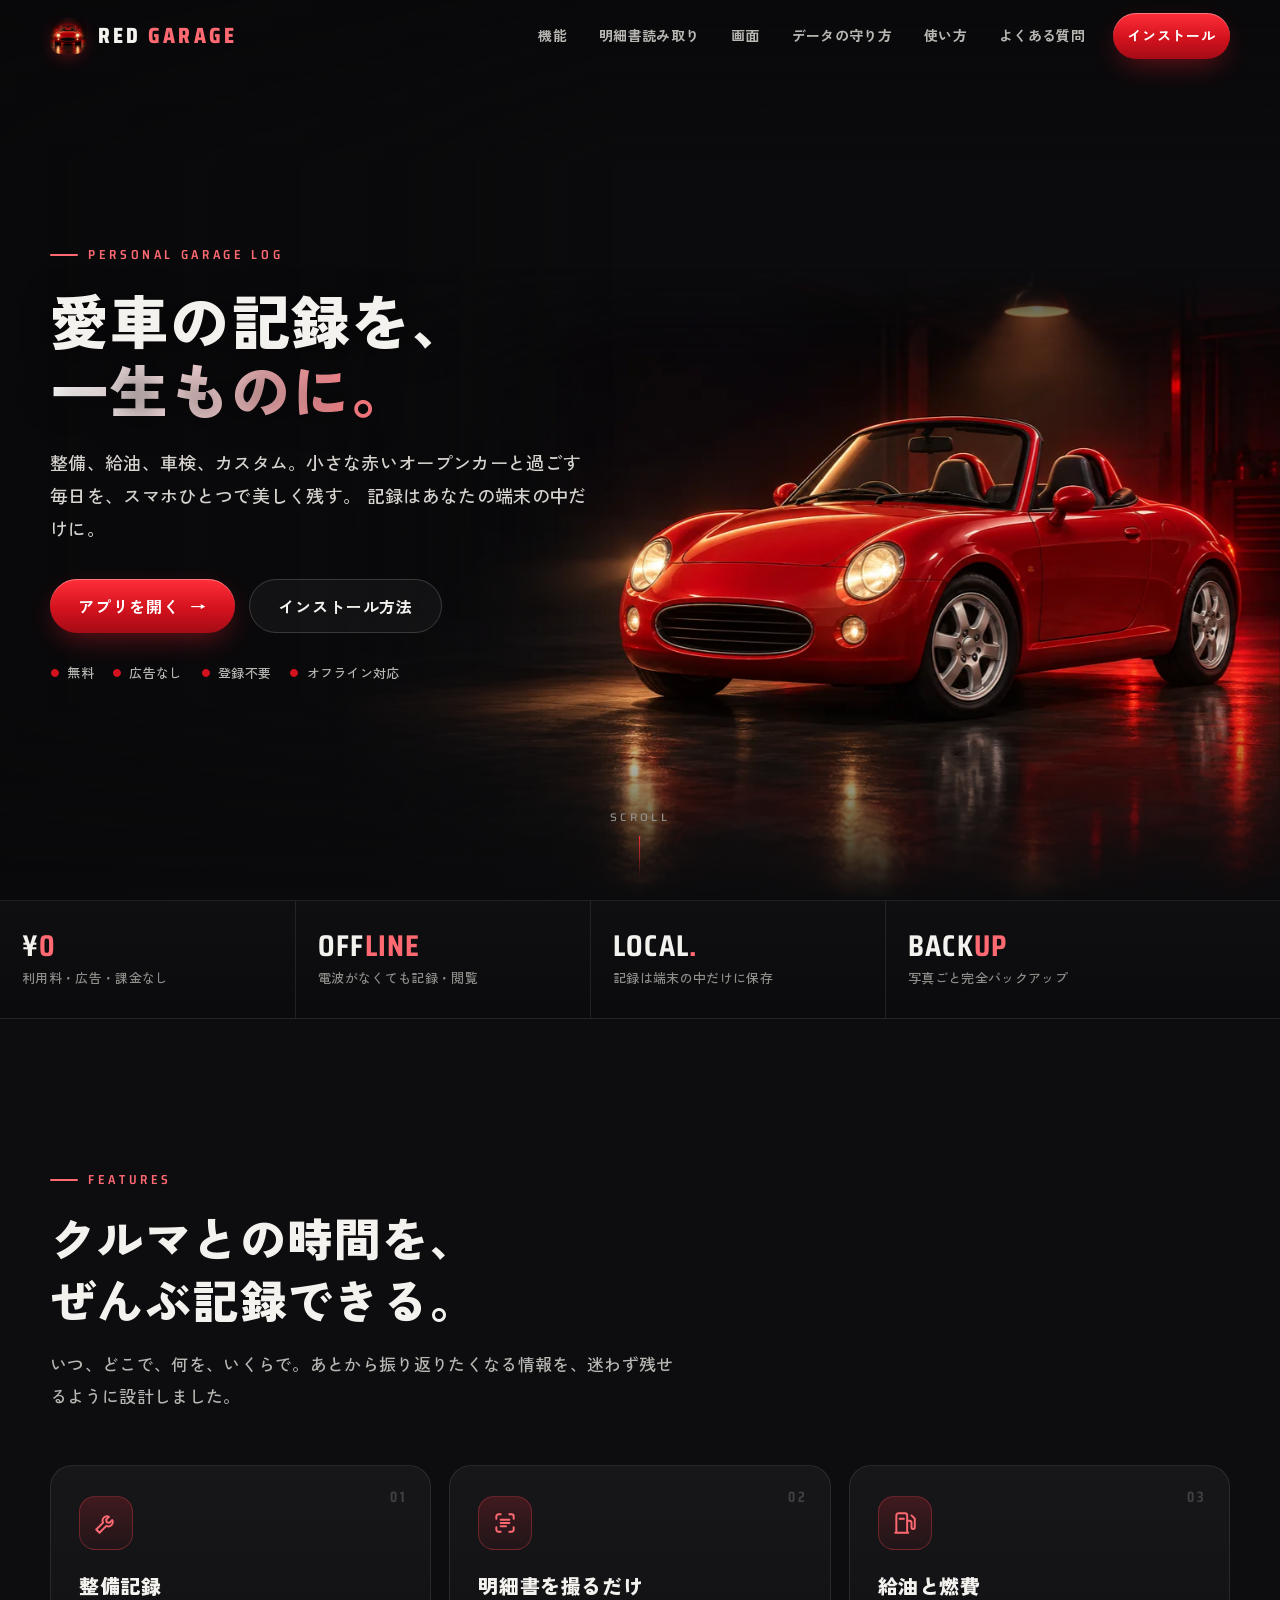
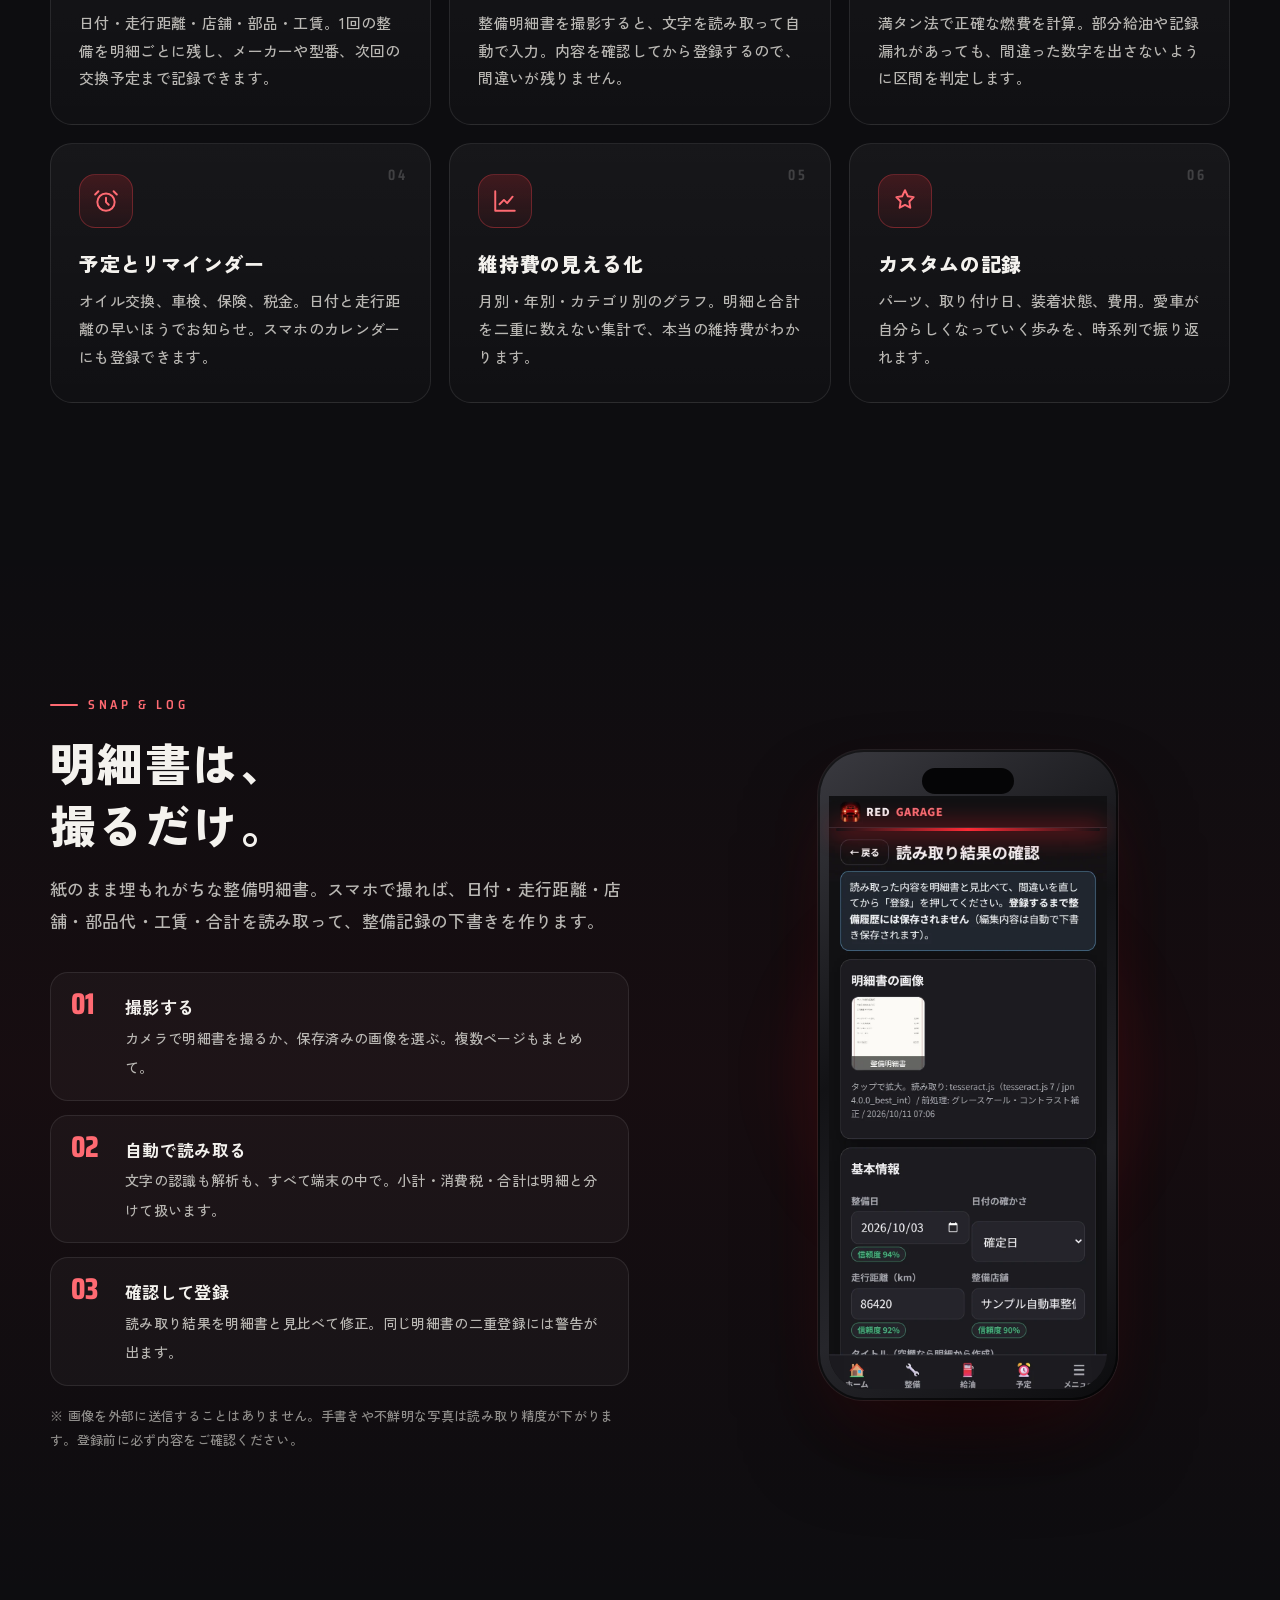
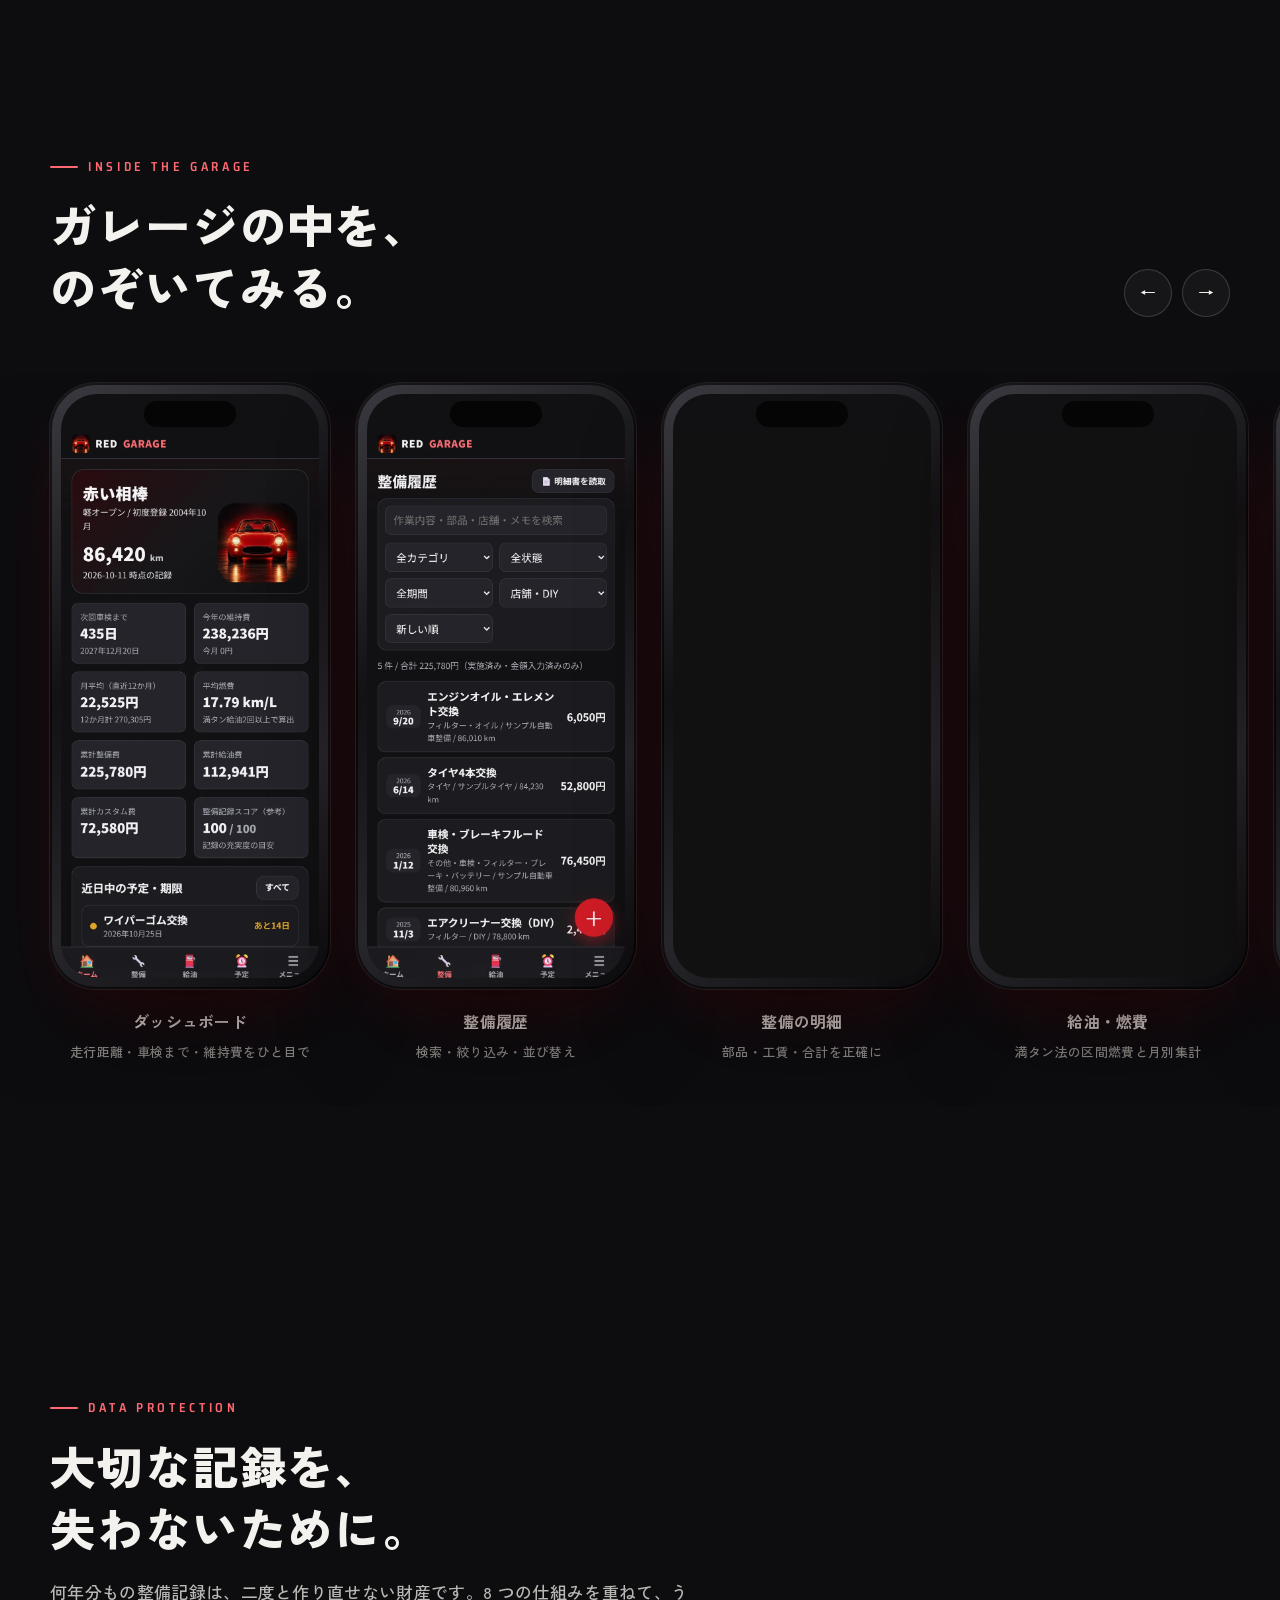
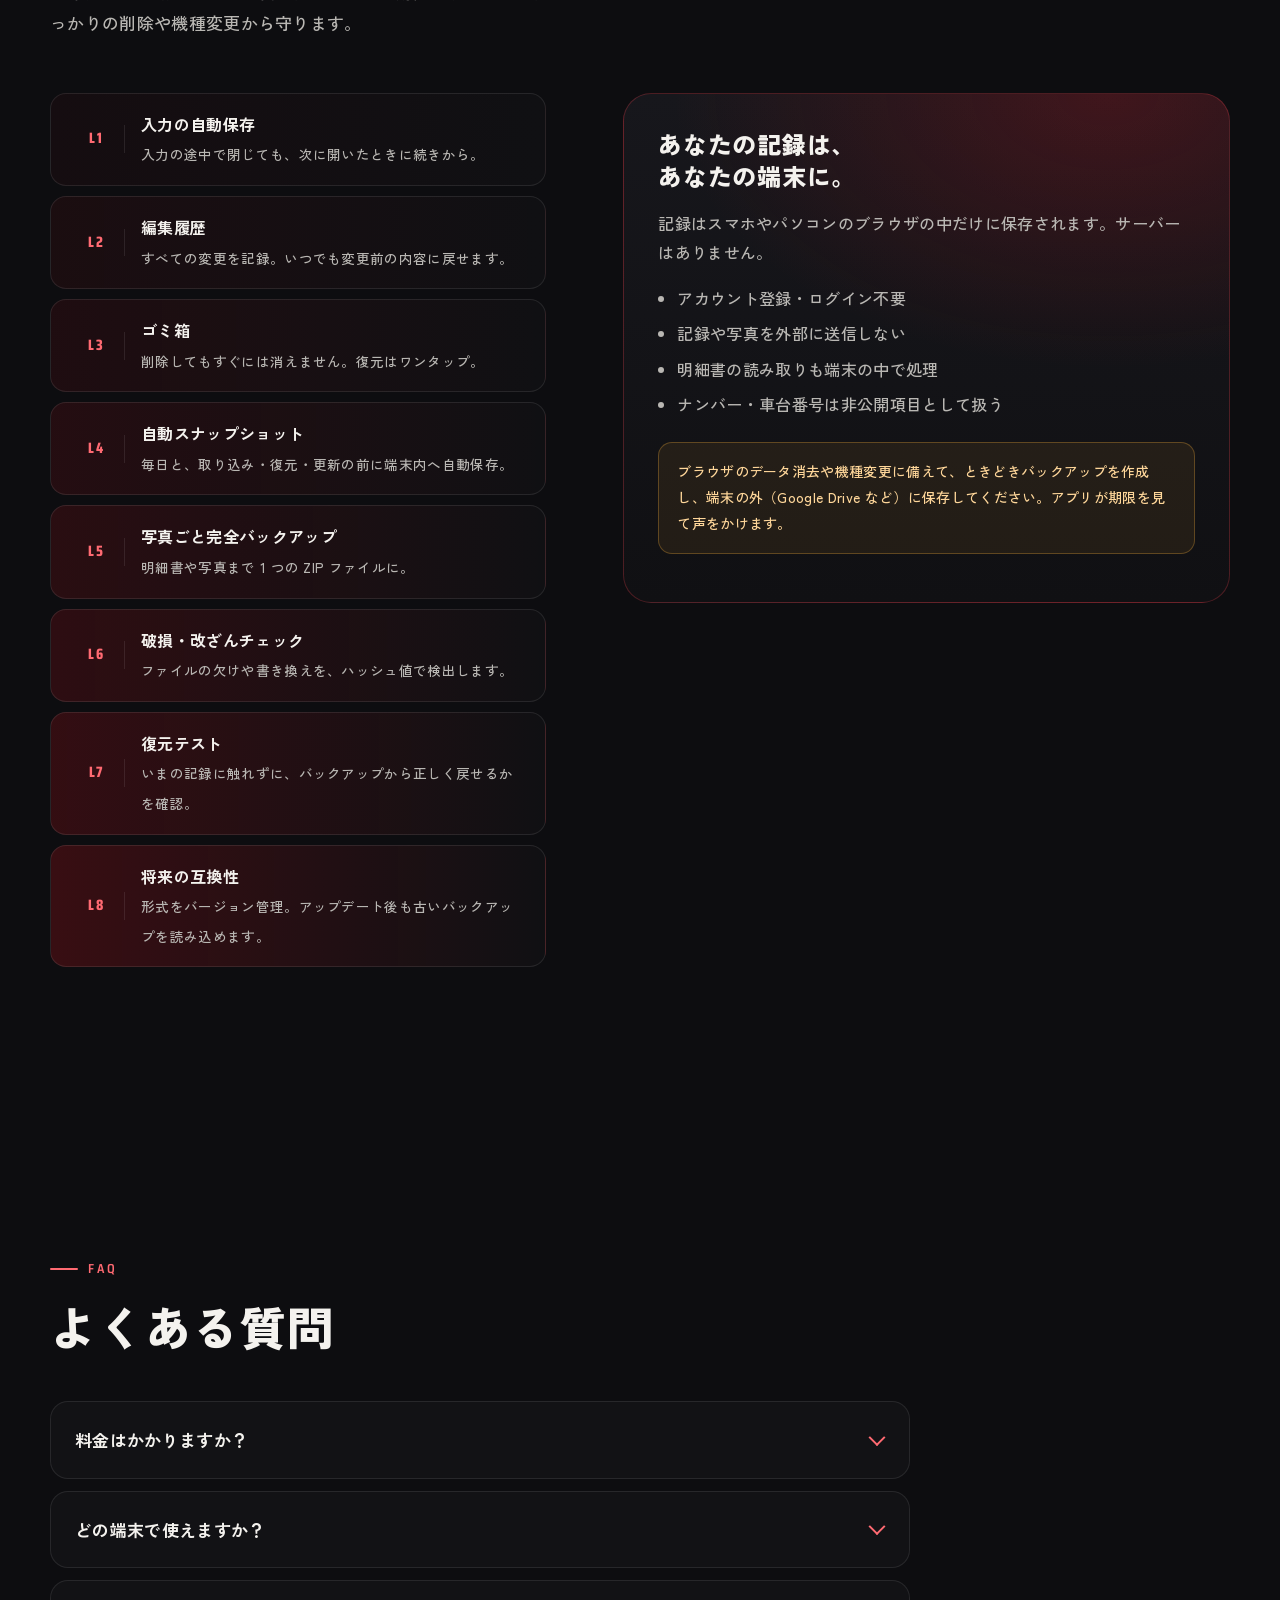
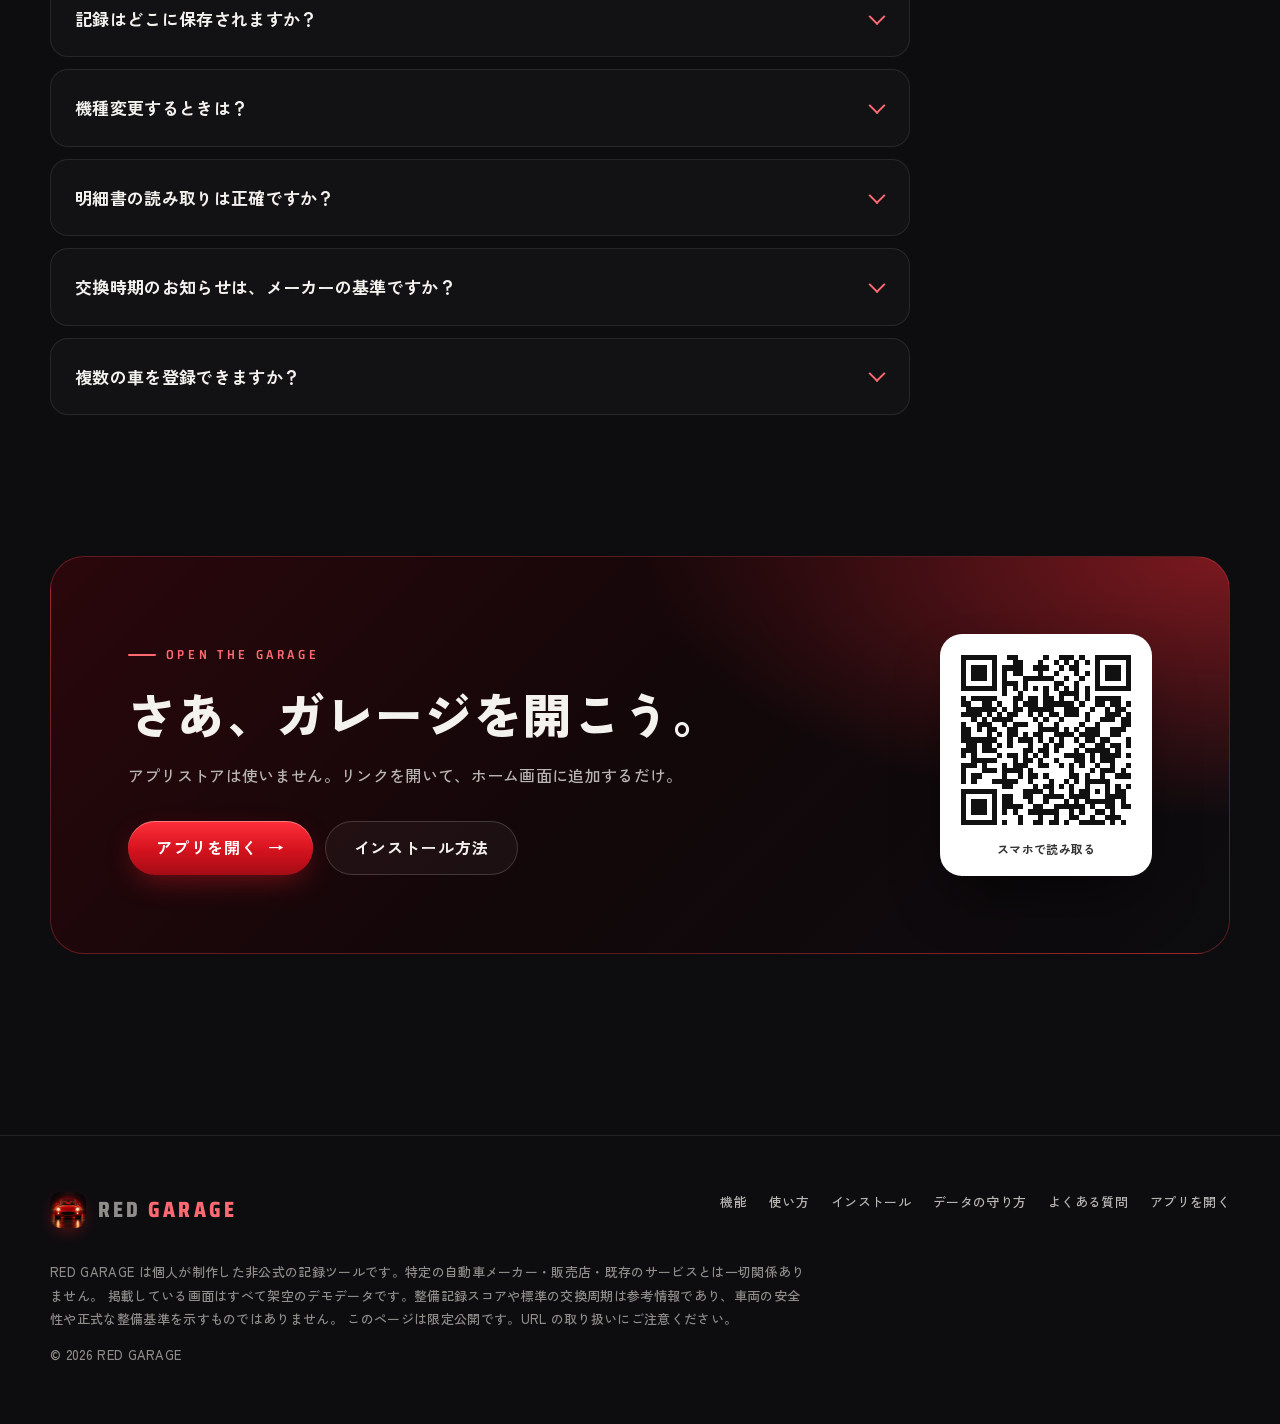
<file: index.html>
<!doctype html>
<html lang="ja" class="no-js">
  <head>
    <meta charset="UTF-8" />
<meta name="viewport" content="width=device-width, initial-scale=1, viewport-fit=cover" />
<meta name="theme-color" content="#0d0d10" />
<!-- 限定公開: 検索エンジン・AI クローラーに収集させない -->
<meta name="robots" content="noindex, nofollow, noarchive, noimageindex, nosnippet" />
<meta name="googlebot" content="noindex, nofollow" />
<meta name="referrer" content="strict-origin-when-cross-origin" />
<meta http-equiv="Content-Security-Policy" content="default-src 'self'; img-src 'self' data:; style-src 'self' 'unsafe-inline'; script-src 'self'; font-src 'self'; connect-src 'self'; object-src 'none'; base-uri 'self'; form-action 'none'" />
<meta property="og:type" content="website" />
<meta property="og:site_name" content="RED GARAGE" />
<meta property="og:image" content="https://donadonaa24-cyber.github.io/red-garage/og.png" />
<meta property="og:image:width" content="1200" />
<meta property="og:image:height" content="630" />
<meta name="twitter:card" content="summary_large_image" />
<link rel="icon" href="./favicon-64.png" type="image/png" sizes="64x64" />
<link rel="icon" href="./favicon-32.png" type="image/png" sizes="32x32" />
<link rel="apple-touch-icon" href="./apple-touch-icon.png" />

    <title>RED GARAGE — 愛車の記録を、一生ものに。</title>
    <meta name="description" content="整備・給油・車検・カスタムの記録を、スマホの中に美しく残す個人用ガレージアプリ。無料・広告なし・オフライン対応。" />
    <meta property="og:title" content="RED GARAGE — 愛車の記録を、一生ものに。" />
    <meta property="og:description" content="整備・給油・車検・カスタムの記録を、スマホの中に美しく残す個人用ガレージアプリ。" />
    <meta property="og:url" content="https://donadonaa24-cyber.github.io/red-garage/" />
    <script type="module" crossorigin src="./assets/main-BGjhF2X6.js"></script>
    <link rel="stylesheet" crossorigin href="./assets/main-BBJwtpVK.css">
  </head>
  <body data-page="index">
    <a class="skip" href="#main">本文へ移動</a>
<header class="header" id="top">
  <div class="wrap bar">
    <a class="logo" href="./index.html" aria-label="RED GARAGE トップ">
      <img src="./icon.png" alt="" width="36" height="36" />
      <span>RED <b>GARAGE</b></span>
    </a>
    <button class="menu-btn" type="button" aria-label="メニューを開く" aria-expanded="false" aria-controls="site-nav"><span></span><span></span><span></span></button>
    <nav class="nav" id="site-nav" aria-label="サイト内メニュー">
      <a href="./index.html#features">機能</a>
      <a href="./index.html#scan">明細書読み取り</a>
      <a href="./index.html#screens">画面</a>
      <a href="./index.html#protect">データの守り方</a>
      <a href="./guide.html" data-nav="guide">使い方</a>
      <a href="./index.html#faq">よくある質問</a>
      <a class="btn btn-red btn-sm" href="./install.html" data-nav="install">インストール</a>
    </nav>
  </div>
</header>

    <main id="main">
      <!-- ============ HERO ============ -->
      <section class="hero" aria-labelledby="hero-title">
        <picture class="hero-bg">
          <img src="./hero/hero-1536.webp" srcset="./hero/hero-768.webp 768w, ./hero/hero-1152.webp 1152w, ./hero/hero-1536.webp 1536w" sizes="(max-width: 1024px) 136vw, 74vw" width="1536" height="1024" alt="夜のガレージでスポットライトを浴びる、赤い小さなオープンカー" fetchpriority="high" decoding="async" />
        </picture>
        <div class="hero-shade" aria-hidden="true"></div>
        <div class="wrap hero-inner">
          <div class="hero-copy">
            <span class="eyebrow rise">Personal Garage Log</span>
            <h1 id="hero-title" class="rise" style="--d: 0.08s"><span class="nb">愛車の記録を、</span><span class="accent">一生ものに。</span></h1>
            <p class="lead rise" style="--d: 0.16s">
              整備、給油、車検、カスタム。小さな赤いオープンカーと過ごす毎日を、スマホひとつで美しく残す。
              記録はあなたの端末の中だけに。
            </p>
            <div class="ctas rise" style="--d: 0.24s">
              <a class="btn btn-red" href="./app/">アプリを開く <span class="arrow" aria-hidden="true">→</span></a>
              <a class="btn" href="./install.html">インストール方法</a>
            </div>
            <div class="badges rise" style="--d: 0.32s"><span>無料</span><span>広告なし</span><span>登録不要</span><span>オフライン対応</span></div>
          </div>
        </div>
        <div class="scroll-cue" aria-hidden="true">SCROLL<i></i></div>
      </section>

      <!-- ============ STRIP ============ -->
      <div class="strip">
        <ul class="wrap">
          <li class="reveal"><div class="k">¥<em>0</em></div><div class="v">利用料・広告・課金なし</div></li>
          <li class="reveal" style="--d: 0.08s"><div class="k">OFF<em>LINE</em></div><div class="v">電波がなくても記録・閲覧</div></li>
          <li class="reveal" style="--d: 0.16s"><div class="k">LOCAL<em>.</em></div><div class="v">記録は端末の中だけに保存</div></li>
          <li class="reveal" style="--d: 0.24s"><div class="k">BACK<em>UP</em></div><div class="v">写真ごと完全バックアップ</div></li>
        </ul>
      </div>

      <!-- ============ FEATURES ============ -->
      <section class="block" id="features" aria-labelledby="features-title">
        <div class="wrap">
          <span class="eyebrow reveal">Features</span>
          <h2 id="features-title" class="section-title reveal">クルマとの時間を、<br />ぜんぶ記録できる。</h2>
          <p class="section-lead reveal">いつ、どこで、何を、いくらで。あとから振り返りたくなる情報を、迷わず残せるように設計しました。</p>
          <div class="grid-3">
            <article class="card reveal">
              <span class="num">01</span>
              <div class="ico"><svg viewBox="0 0 24 24" fill="none" stroke="currentColor" stroke-width="1.8" stroke-linecap="round" stroke-linejoin="round"><path d="M14.7 6.3a4 4 0 0 0-5.4 5.4L3 18l3 3 6.3-6.3a4 4 0 0 0 5.4-5.4l-2.6 2.6-2.4-.6-.6-2.4z"/></svg></div>
              <h3>整備記録</h3>
              <p>日付・走行距離・店舗・部品・工賃。1回の整備を明細ごとに残し、メーカーや型番、次回の交換予定まで記録できます。</p>
            </article>
            <article class="card reveal" style="--d: 0.08s">
              <span class="num">02</span>
              <div class="ico"><svg viewBox="0 0 24 24" fill="none" stroke="currentColor" stroke-width="1.8" stroke-linecap="round" stroke-linejoin="round"><path d="M4 8V6a2 2 0 0 1 2-2h2M16 4h2a2 2 0 0 1 2 2v2M20 16v2a2 2 0 0 1-2 2h-2M8 20H6a2 2 0 0 1-2-2v-2"/><path d="M8 9h8M8 12h8M8 15h5"/></svg></div>
              <h3>明細書を撮るだけ</h3>
              <p>整備明細書を撮影すると、文字を読み取って自動で入力。内容を確認してから登録するので、間違いが残りません。</p>
            </article>
            <article class="card reveal" style="--d: 0.16s">
              <span class="num">03</span>
              <div class="ico"><svg viewBox="0 0 24 24" fill="none" stroke="currentColor" stroke-width="1.8" stroke-linecap="round" stroke-linejoin="round"><path d="M4 21V5a2 2 0 0 1 2-2h6a2 2 0 0 1 2 2v16M3 21h12M7 8h4"/><path d="M14 10h2a2 2 0 0 1 2 2v4a1.5 1.5 0 0 0 3 0V8l-3-3"/></svg></div>
              <h3>給油と燃費</h3>
              <p>満タン法で正確な燃費を計算。部分給油や記録漏れがあっても、間違った数字を出さないように区間を判定します。</p>
            </article>
            <article class="card reveal">
              <span class="num">04</span>
              <div class="ico"><svg viewBox="0 0 24 24" fill="none" stroke="currentColor" stroke-width="1.8" stroke-linecap="round" stroke-linejoin="round"><circle cx="12" cy="13" r="8"/><path d="M12 9v4l2.5 2.5M5 3 2 6M19 3l3 3"/></svg></div>
              <h3>予定とリマインダー</h3>
              <p>オイル交換、車検、保険、税金。日付と走行距離の早いほうでお知らせ。スマホのカレンダーにも登録できます。</p>
            </article>
            <article class="card reveal" style="--d: 0.08s">
              <span class="num">05</span>
              <div class="ico"><svg viewBox="0 0 24 24" fill="none" stroke="currentColor" stroke-width="1.8" stroke-linecap="round" stroke-linejoin="round"><path d="M3 3v18h18"/><path d="M7 15l4-4 3 3 5-6"/></svg></div>
              <h3>維持費の見える化</h3>
              <p>月別・年別・カテゴリ別のグラフ。明細と合計を二重に数えない集計で、本当の維持費がわかります。</p>
            </article>
            <article class="card reveal" style="--d: 0.16s">
              <span class="num">06</span>
              <div class="ico"><svg viewBox="0 0 24 24" fill="none" stroke="currentColor" stroke-width="1.8" stroke-linecap="round" stroke-linejoin="round"><path d="M12 2l2.6 5.6L20 8.4l-4 4.1.9 5.7L12 15.6 7.1 18.2 8 12.5 4 8.4l5.4-.8z"/></svg></div>
              <h3>カスタムの記録</h3>
              <p>パーツ、取り付け日、装着状態、費用。愛車が自分らしくなっていく歩みを、時系列で振り返れます。</p>
            </article>
          </div>
        </div>
      </section>

      <!-- ============ SCAN ============ -->
      <section class="block" id="scan" aria-labelledby="scan-title" style="background: linear-gradient(180deg, transparent, rgba(211, 18, 29, 0.05) 50%, transparent)">
        <div class="wrap split">
          <div>
            <span class="eyebrow reveal">Snap &amp; Log</span>
            <h2 id="scan-title" class="section-title reveal">明細書は、<br />撮るだけ。</h2>
            <p class="section-lead reveal">紙のまま埋もれがちな整備明細書。スマホで撮れば、日付・走行距離・店舗・部品代・工賃・合計を読み取って、整備記録の下書きを作ります。</p>
            <ol class="steps">
              <li class="reveal"><strong>撮影する</strong><span>カメラで明細書を撮るか、保存済みの画像を選ぶ。複数ページもまとめて。</span></li>
              <li class="reveal" style="--d: 0.08s"><strong>自動で読み取る</strong><span>文字の認識も解析も、すべて端末の中で。小計・消費税・合計は明細と分けて扱います。</span></li>
              <li class="reveal" style="--d: 0.16s"><strong>確認して登録</strong><span>読み取り結果を明細書と見比べて修正。同じ明細書の二重登録には警告が出ます。</span></li>
            </ol>
            <p class="note reveal">※ 画像を外部に送信することはありません。手書きや不鮮明な写真は読み取り精度が下がります。登録前に必ず内容をご確認ください。</p>
          </div>
          <div class="split-media reveal">
            <div class="halo"></div>
            <div class="phone scan"><img src="./shots/ocr-review.webp" alt="明細書の読み取り結果を確認する画面" width="390" height="844" loading="lazy" decoding="async" /></div>
          </div>
        </div>
      </section>

      <!-- ============ SCREENS ============ -->
      <section class="block" id="screens" aria-labelledby="screens-title">
        <div class="wrap head-row">
          <div>
            <span class="eyebrow reveal">Inside the Garage</span>
            <h2 id="screens-title" class="section-title reveal">ガレージの中を、<br />のぞいてみる。</h2>
          </div>
          <div class="gallery-nav reveal">
            <button type="button" data-scroll="-1" aria-label="前の画面">←</button>
            <button type="button" data-scroll="1" aria-label="次の画面">→</button>
          </div>
        </div>
        <div class="gallery" tabindex="0" aria-label="アプリの画面（横にスクロール）">
          <figure class="reveal"><div class="phone"><img src="./shots/dashboard.webp" alt="ダッシュボード画面" width="390" height="844" loading="lazy" decoding="async" /></div><figcaption><b>ダッシュボード</b><span>走行距離・車検まで・維持費をひと目で</span></figcaption></figure>
          <figure class="reveal" style="--d: 0.06s"><div class="phone"><img src="./shots/maintenance.webp" alt="整備履歴の一覧画面" width="390" height="844" loading="lazy" decoding="async" /></div><figcaption><b>整備履歴</b><span>検索・絞り込み・並び替え</span></figcaption></figure>
          <figure class="reveal" style="--d: 0.12s"><div class="phone"><img src="./shots/maintenance-detail.webp" alt="整備記録の明細画面" width="390" height="844" loading="lazy" decoding="async" /></div><figcaption><b>整備の明細</b><span>部品・工賃・合計を正確に</span></figcaption></figure>
          <figure class="reveal" style="--d: 0.18s"><div class="phone"><img src="./shots/fuel.webp" alt="給油と燃費の画面" width="390" height="844" loading="lazy" decoding="async" /></div><figcaption><b>給油・燃費</b><span>満タン法の区間燃費と月別集計</span></figcaption></figure>
          <figure class="reveal"><div class="phone"><img src="./shots/reminders.webp" alt="予定とリマインダーの画面" width="390" height="844" loading="lazy" decoding="async" /></div><figcaption><b>予定・リマインダー</b><span>日付と走行距離で管理</span></figcaption></figure>
          <figure class="reveal"><div class="phone"><img src="./shots/dashboard-charts.webp" alt="月別とカテゴリ別の支出グラフ" width="390" height="844" loading="lazy" decoding="async" /></div><figcaption><b>維持費グラフ</b><span>月別・カテゴリ別に分析</span></figcaption></figure>
          <figure class="reveal"><div class="phone"><img src="./shots/backup.webp" alt="バックアップと復元の画面" width="390" height="844" loading="lazy" decoding="async" /></div><figcaption><b>バックアップ</b><span>写真ごと保存・復元テスト</span></figcaption></figure>
        </div>
      </section>

      <!-- ============ PROTECT ============ -->
      <section class="block" id="protect" aria-labelledby="protect-title">
        <div class="wrap">
          <span class="eyebrow reveal">Data Protection</span>
          <h2 id="protect-title" class="section-title reveal">大切な記録を、<br />失わないために。</h2>
          <p class="section-lead reveal">何年分もの整備記録は、二度と作り直せない財産です。8 つの仕組みを重ねて、うっかりの削除や機種変更から守ります。</p>
          <div class="shield-wrap">
            <ol class="layers">
              <li class="reveal" style="--i: 1"><span class="lv">L1</span><div><b>入力の自動保存</b><span>入力の途中で閉じても、次に開いたときに続きから。</span></div></li>
              <li class="reveal" style="--i: 2"><span class="lv">L2</span><div><b>編集履歴</b><span>すべての変更を記録。いつでも変更前の内容に戻せます。</span></div></li>
              <li class="reveal" style="--i: 3"><span class="lv">L3</span><div><b>ゴミ箱</b><span>削除してもすぐには消えません。復元はワンタップ。</span></div></li>
              <li class="reveal" style="--i: 4"><span class="lv">L4</span><div><b>自動スナップショット</b><span>毎日と、取り込み・復元・更新の前に端末内へ自動保存。</span></div></li>
              <li class="reveal" style="--i: 5"><span class="lv">L5</span><div><b>写真ごと完全バックアップ</b><span>明細書や写真まで 1 つの ZIP ファイルに。</span></div></li>
              <li class="reveal" style="--i: 6"><span class="lv">L6</span><div><b>破損・改ざんチェック</b><span>ファイルの欠けや書き換えを、ハッシュ値で検出します。</span></div></li>
              <li class="reveal" style="--i: 7"><span class="lv">L7</span><div><b>復元テスト</b><span>いまの記録に触れずに、バックアップから正しく戻せるかを確認。</span></div></li>
              <li class="reveal" style="--i: 8"><span class="lv">L8</span><div><b>将来の互換性</b><span>形式をバージョン管理。アップデート後も古いバックアップを読み込めます。</span></div></li>
            </ol>
            <aside class="vault reveal" aria-label="プライバシー">
              <h3>あなたの記録は、<br />あなたの端末に。</h3>
              <p>記録はスマホやパソコンのブラウザの中だけに保存されます。サーバーはありません。</p>
              <ul>
                <li>アカウント登録・ログイン不要</li>
                <li>記録や写真を外部に送信しない</li>
                <li>明細書の読み取りも端末の中で処理</li>
                <li>ナンバー・車台番号は非公開項目として扱う</li>
              </ul>
              <p class="warn">ブラウザのデータ消去や機種変更に備えて、ときどきバックアップを作成し、端末の外（Google Drive など）に保存してください。アプリが期限を見て声をかけます。</p>
            </aside>
          </div>
        </div>
      </section>

      <!-- ============ FAQ ============ -->
      <section class="block" id="faq" aria-labelledby="faq-title">
        <div class="wrap">
          <span class="eyebrow reveal">FAQ</span>
          <h2 id="faq-title" class="section-title reveal">よくある質問</h2>
          <div class="faq">
            <details class="reveal"><summary>料金はかかりますか？</summary><div class="a">かかりません。広告・課金・アカウント登録もありません。</div></details>
            <details class="reveal"><summary>どの端末で使えますか？</summary><div class="a">Android（Chrome）、iPhone（Safari）、パソコン（Chrome / Edge）で使えます。ホーム画面に追加すると、アプリと同じように起動できます。詳しくは<a class="red" href="./install.html">インストール方法</a>へ。</div></details>
            <details class="reveal"><summary>記録はどこに保存されますか？</summary><div class="a">使っている端末のブラウザの中だけです。制作者を含め、外部の誰かに送られることはありません。そのため、端末をなくしたときに備えたバックアップが大切です。</div></details>
            <details class="reveal"><summary>機種変更するときは？</summary><div class="a">古い端末で「バックアップを作成」し、新しい端末で「バックアップから復元」するだけです。写真や明細書も含めて引き継げます。手順は<a class="red" href="./guide.html#backup">使い方</a>で紹介しています。</div></details>
            <details class="reveal"><summary>明細書の読み取りは正確ですか？</summary><div class="a">印字がはっきりした明細書なら主な項目を読み取れますが、文字の誤認識は起こります。読み取った内容は確認画面で見比べてから登録してください。手書きの明細書は苦手です。</div></details>
            <details class="reveal"><summary>交換時期のお知らせは、メーカーの基準ですか？</summary><div class="a">いいえ。標準の交換周期は一般的な目安です。取扱説明書やメンテナンスノート、整備工場の指示を優先してください。周期は自由に変更できます。</div></details>
            <details class="reveal"><summary>複数の車を登録できますか？</summary><div class="a">できます。車ごとに記録を分けて管理し、画面上部で切り替えられます。</div></details>
          </div>
        </div>
      </section>

      <!-- ============ CTA ============ -->
      <section class="block" style="padding-top: 0" aria-labelledby="cta-title">
        <div class="wrap">
          <div class="cta reveal">
            <div>
              <span class="eyebrow">Open the Garage</span>
              <h2 id="cta-title" style="margin-top: 14px">さあ、ガレージを開こう。</h2>
              <p>アプリストアは使いません。リンクを開いて、ホーム画面に追加するだけ。</p>
              <div class="ctas">
                <a class="btn btn-red" href="./app/">アプリを開く <span class="arrow" aria-hidden="true">→</span></a>
                <a class="btn" href="./install.html">インストール方法</a>
              </div>
            </div>
            <div class="qr"><img src="./qr-app.svg" alt="アプリを開く QR コード" width="180" height="180" /><p>スマホで読み取る</p></div>
          </div>
        </div>
      </section>
    </main>
    <footer>
  <div class="wrap">
    <div class="cols">
      <a class="logo" href="./index.html"><img src="./icon.png" alt="" width="36" height="36" /><span>RED <b>GARAGE</b></span></a>
      <nav aria-label="フッターメニュー">
        <a href="./index.html#features">機能</a>
        <a href="./guide.html">使い方</a>
        <a href="./install.html">インストール</a>
        <a href="./index.html#protect">データの守り方</a>
        <a href="./index.html#faq">よくある質問</a>
        <a href="./app/">アプリを開く</a>
      </nav>
    </div>
    <p class="disclaimer">
      RED GARAGE は個人が制作した非公式の記録ツールです。特定の自動車メーカー・販売店・既存のサービスとは一切関係ありません。
      掲載している画面はすべて架空のデモデータです。整備記録スコアや標準の交換周期は参考情報であり、車両の安全性や正式な整備基準を示すものではありません。
      このページは限定公開です。URL の取り扱いにご注意ください。
    </p>
    <p class="muted">&copy; <span data-year>2026</span> RED GARAGE</p>
  </div>
</footer>

  </body>
</html>
</file>
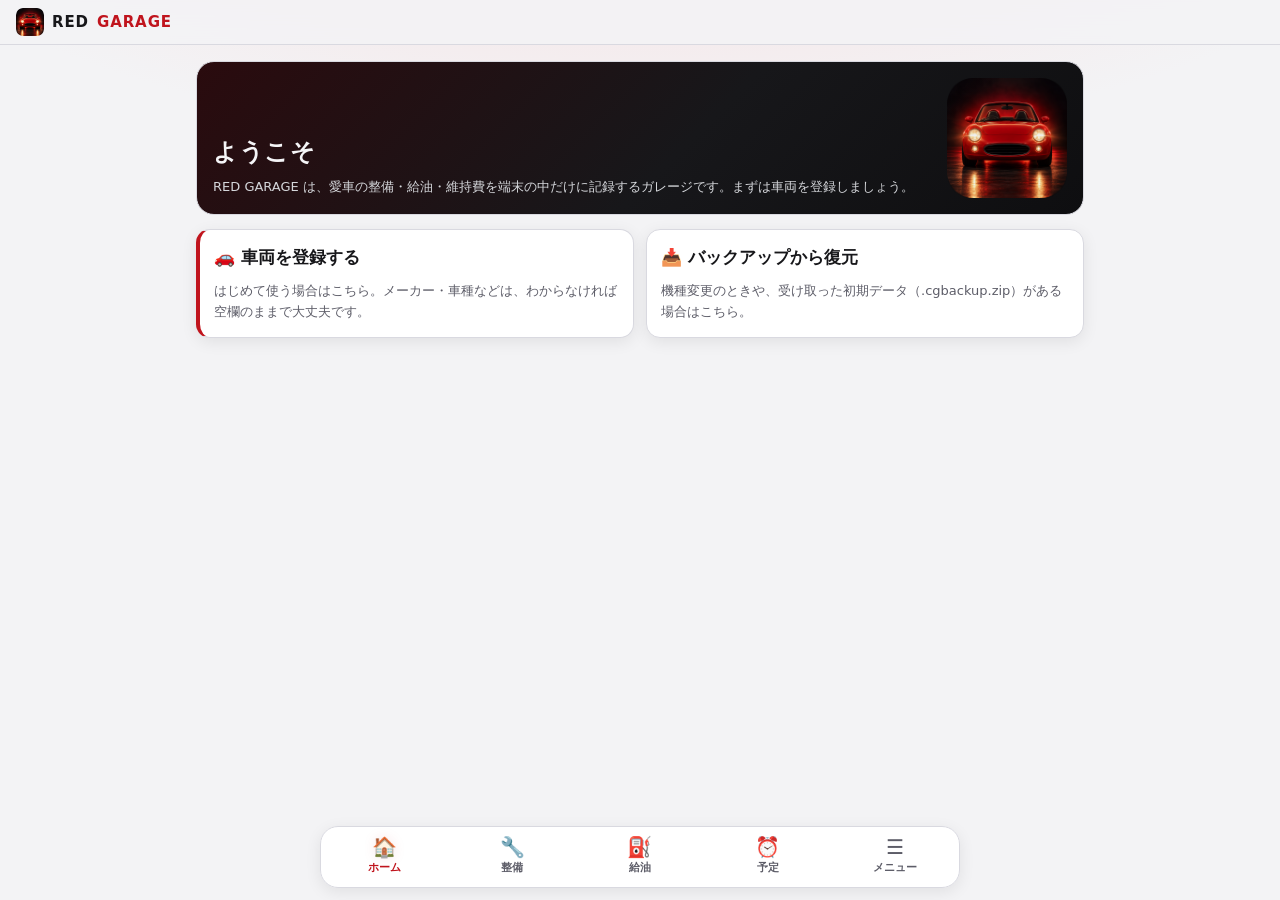
<file: app/index.html>
<!doctype html>
<html lang="ja">
  <head>
    <meta charset="UTF-8" />
    <meta name="viewport" content="width=device-width, initial-scale=1, viewport-fit=cover" />
    <meta name="theme-color" content="#141416" />
    <meta name="description" content="愛車の整備・給油・維持費を端末内に記録する個人用ガレージ" />
    <!-- CSP はビルド時に vite.config.ts の cspPlugin が挿入（開発サーバーの HMR と両立させるため） -->
    <meta http-equiv="Content-Security-Policy" content="default-src 'self'; img-src 'self' blob: data:; media-src 'self' blob:; style-src 'self' 'unsafe-inline'; script-src 'self' 'wasm-unsafe-eval'; worker-src 'self' blob:; connect-src 'self' blob: data:; font-src 'self' data:; object-src 'none'; base-uri 'self'; form-action 'none'" />
    <meta name="referrer" content="no-referrer" />
    <!-- 限定公開: 検索エンジン・AI クローラーに収集させない -->
    <meta name="robots" content="noindex, nofollow, noarchive, noimageindex, nosnippet" />
    <link rel="icon" href="./icons/favicon-64.png" type="image/png" sizes="64x64" />
    <link rel="icon" href="./icons/favicon-32.png" type="image/png" sizes="32x32" />
    <link rel="apple-touch-icon" href="./icons/apple-touch-icon.png" />
    <title>RED GARAGE</title>
    <script type="module" crossorigin src="./assets/index-DBDK1FZ0.js"></script>
    <link rel="modulepreload" crossorigin href="./assets/ui-D5izIprC.js">
    <link rel="modulepreload" crossorigin href="./assets/odometer-CGuAcibM.js">
    <link rel="modulepreload" crossorigin href="./assets/categories-BDFr88s1.js">
    <link rel="modulepreload" crossorigin href="./assets/image-BCfnu3MU.js">
    <link rel="stylesheet" crossorigin href="./assets/index-2BP8yrbE.css">
  <link rel="manifest" href="./manifest.webmanifest"></head>
  <body>
    <div id="root"></div>
    <noscript>このアプリを使うには JavaScript を有効にしてください。</noscript>
  </body>
</html>
</file>
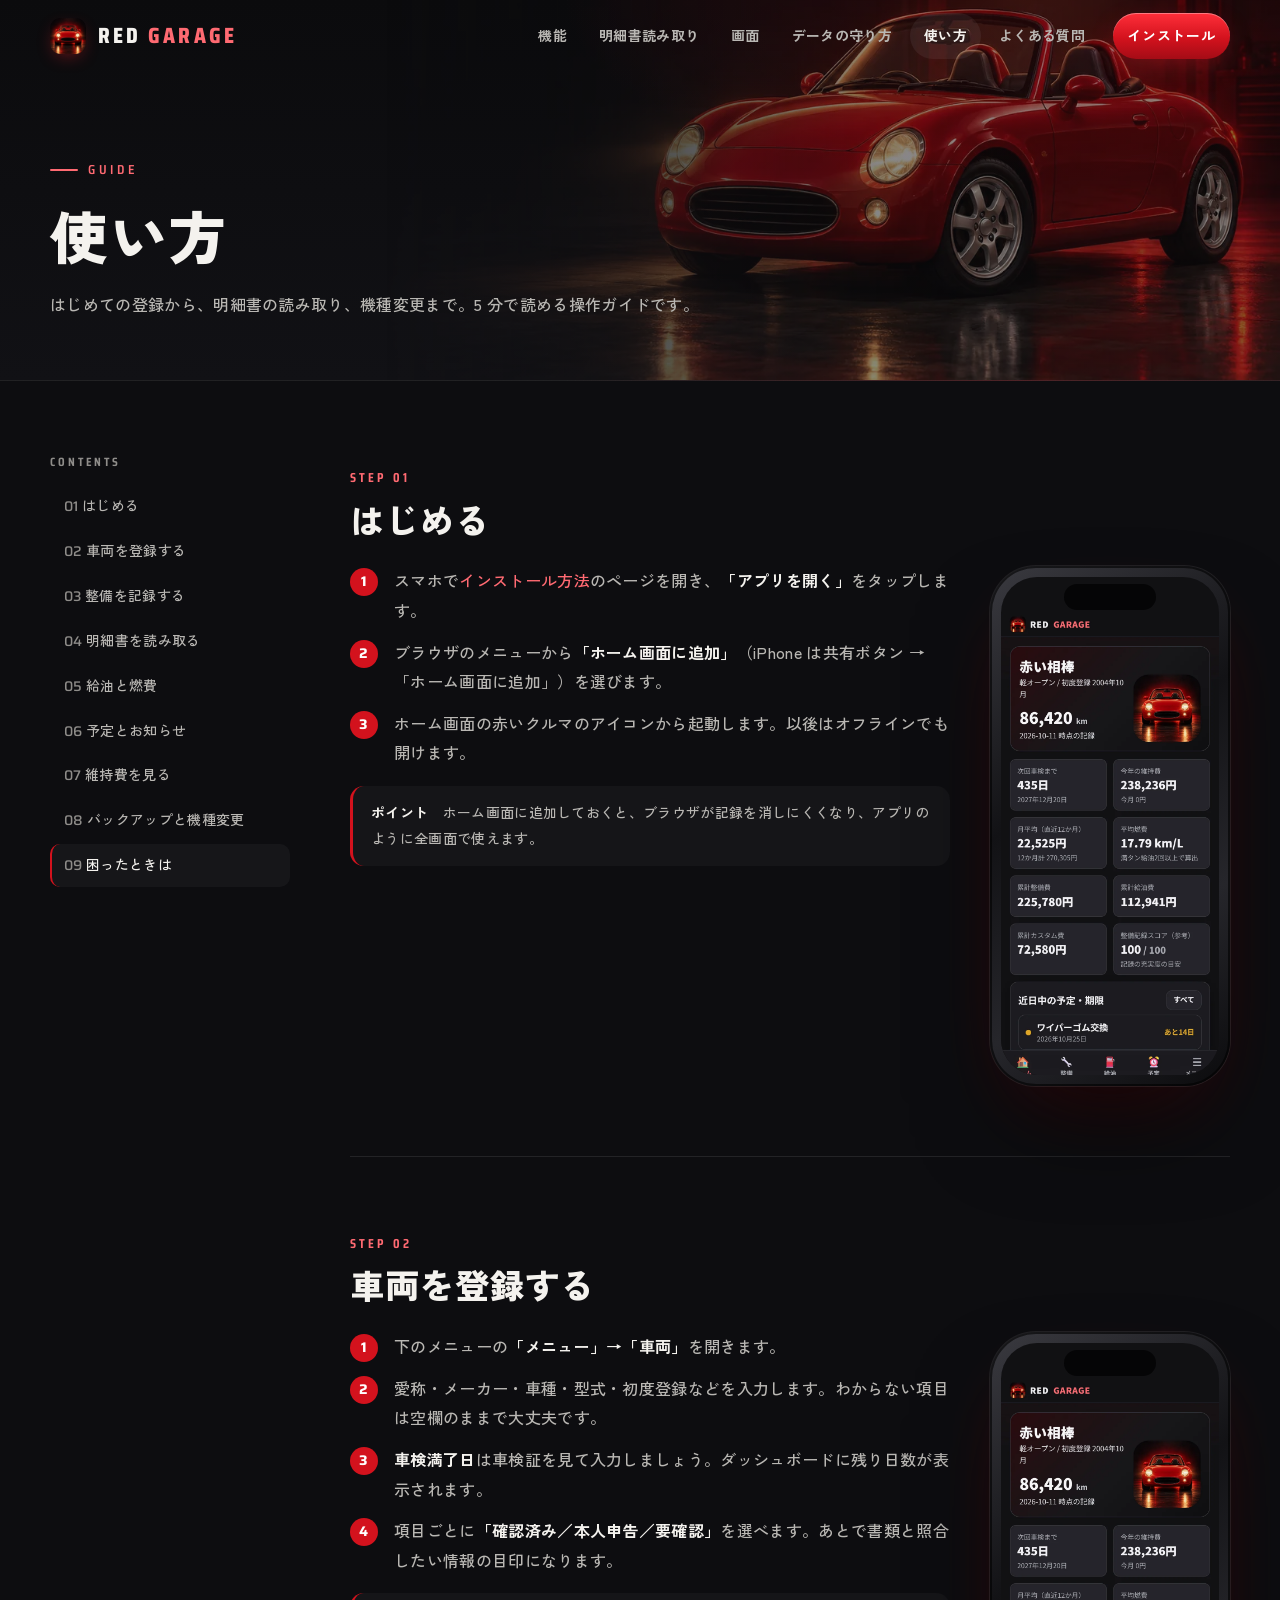
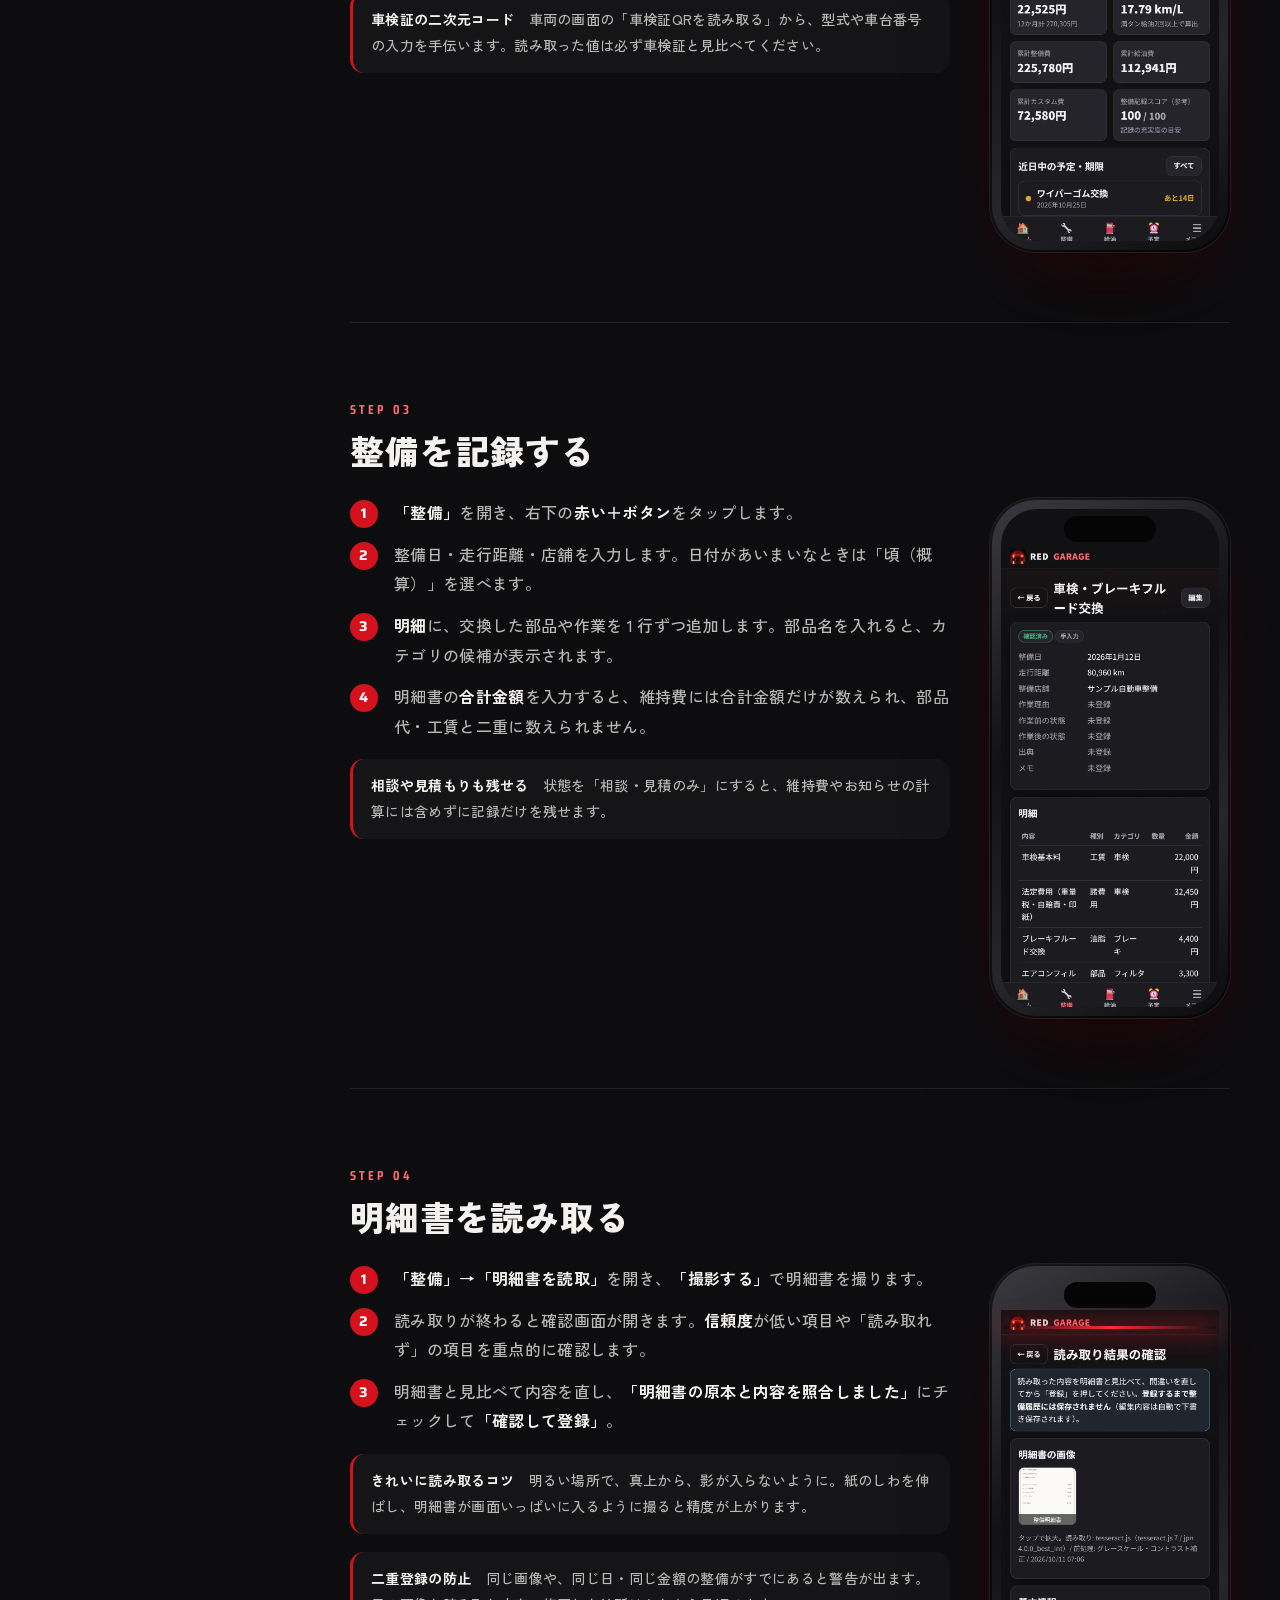
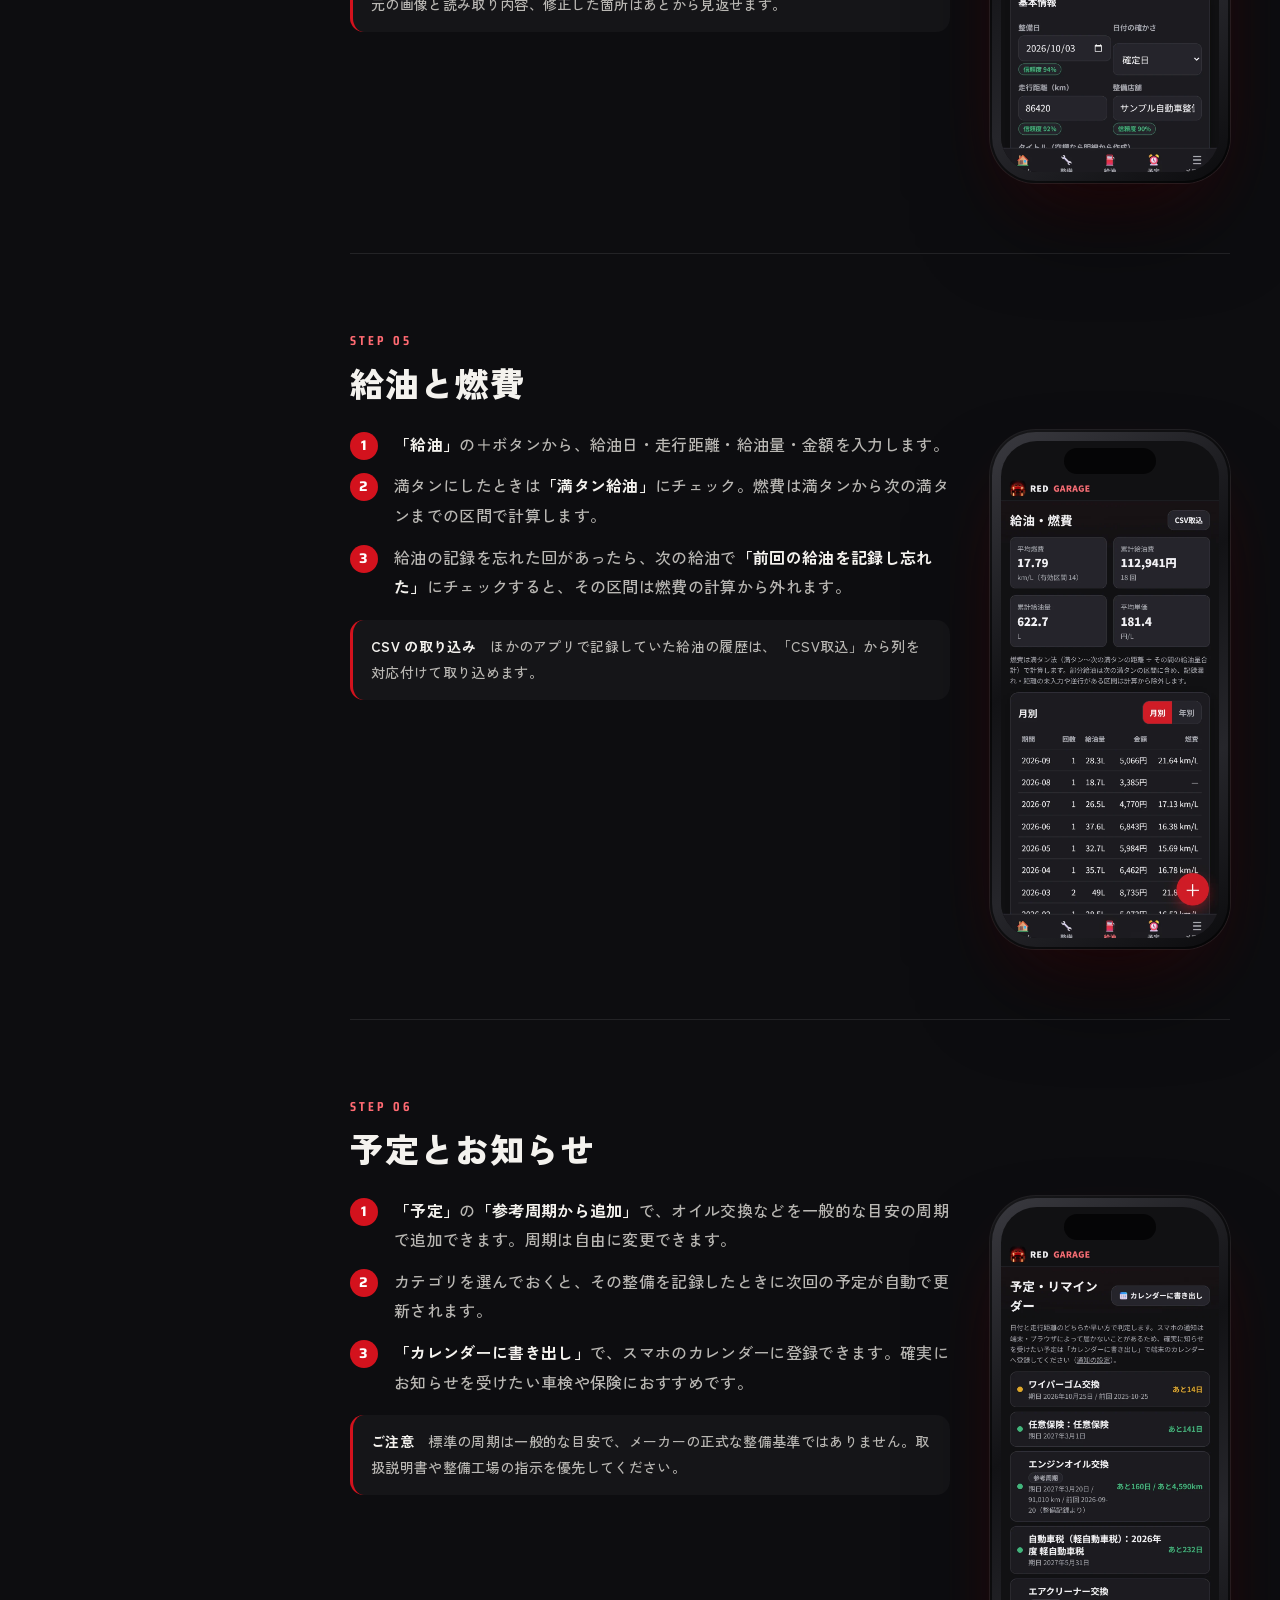
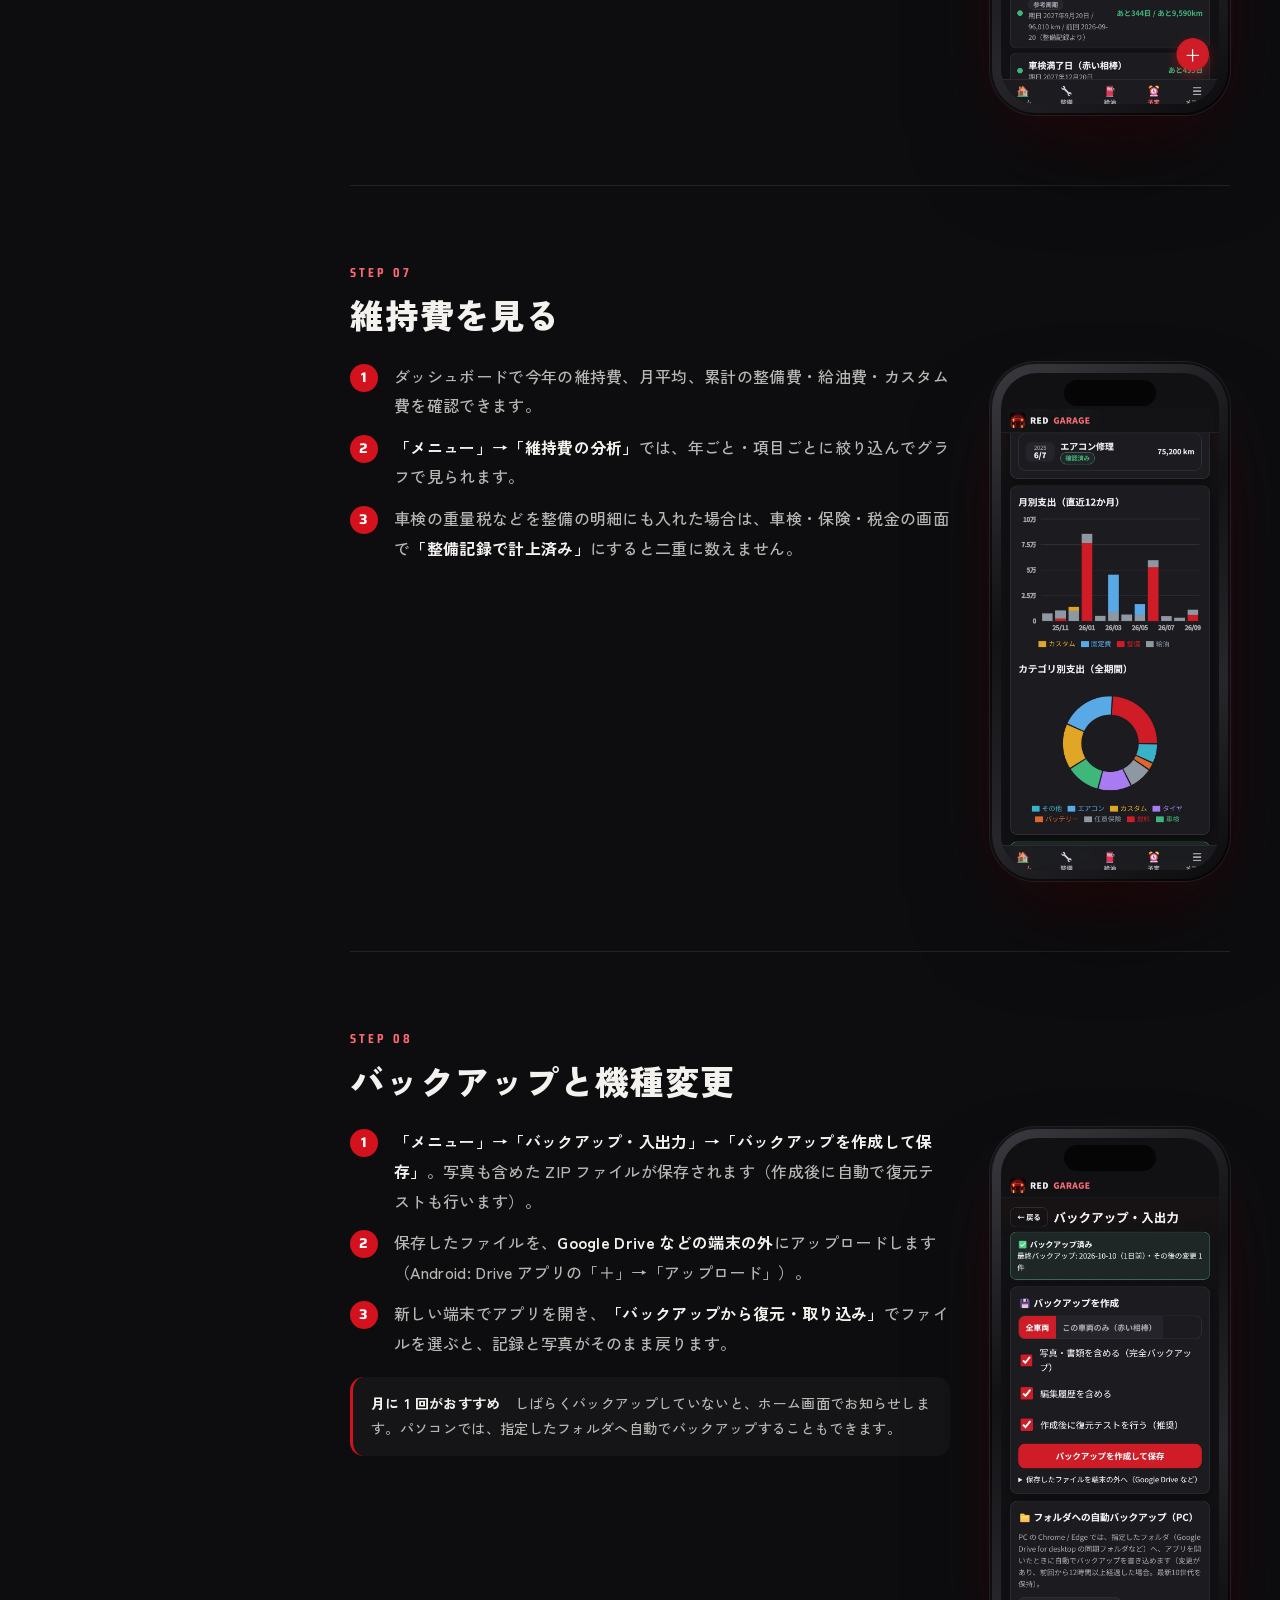
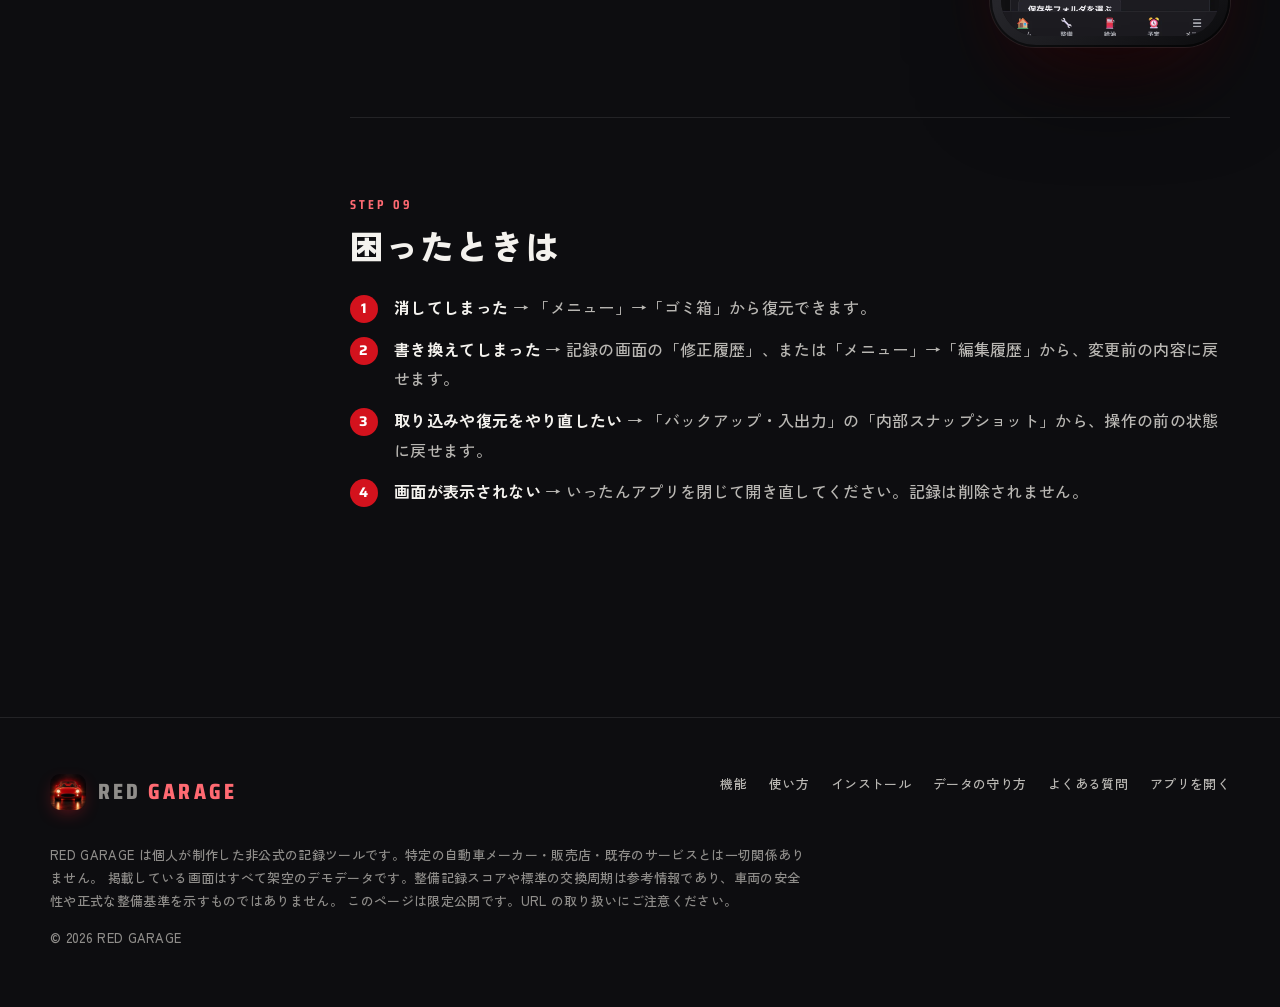
<file: guide.html>
<!doctype html>
<html lang="ja" class="no-js">
  <head>
    <meta charset="UTF-8" />
<meta name="viewport" content="width=device-width, initial-scale=1, viewport-fit=cover" />
<meta name="theme-color" content="#0d0d10" />
<!-- 限定公開: 検索エンジン・AI クローラーに収集させない -->
<meta name="robots" content="noindex, nofollow, noarchive, noimageindex, nosnippet" />
<meta name="googlebot" content="noindex, nofollow" />
<meta name="referrer" content="strict-origin-when-cross-origin" />
<meta http-equiv="Content-Security-Policy" content="default-src 'self'; img-src 'self' data:; style-src 'self' 'unsafe-inline'; script-src 'self'; font-src 'self'; connect-src 'self'; object-src 'none'; base-uri 'self'; form-action 'none'" />
<meta property="og:type" content="website" />
<meta property="og:site_name" content="RED GARAGE" />
<meta property="og:image" content="https://donadonaa24-cyber.github.io/red-garage/og.png" />
<meta property="og:image:width" content="1200" />
<meta property="og:image:height" content="630" />
<meta name="twitter:card" content="summary_large_image" />
<link rel="icon" href="./favicon-64.png" type="image/png" sizes="64x64" />
<link rel="icon" href="./favicon-32.png" type="image/png" sizes="32x32" />
<link rel="apple-touch-icon" href="./apple-touch-icon.png" />

    <title>使い方 — RED GARAGE</title>
    <meta name="description" content="RED GARAGE の使い方。車両の登録、整備の記録、明細書の読み取り、燃費、リマインダー、バックアップと機種変更まで。" />
    <meta property="og:title" content="使い方 — RED GARAGE" />
    <meta property="og:url" content="https://donadonaa24-cyber.github.io/red-garage/guide.html" />
    <script type="module" crossorigin src="./assets/main-BGjhF2X6.js"></script>
    <link rel="stylesheet" crossorigin href="./assets/main-BBJwtpVK.css">
  </head>
  <body data-page="guide">
    <a class="skip" href="#main">本文へ移動</a>
<header class="header" id="top">
  <div class="wrap bar">
    <a class="logo" href="./index.html" aria-label="RED GARAGE トップ">
      <img src="./icon.png" alt="" width="36" height="36" />
      <span>RED <b>GARAGE</b></span>
    </a>
    <button class="menu-btn" type="button" aria-label="メニューを開く" aria-expanded="false" aria-controls="site-nav"><span></span><span></span><span></span></button>
    <nav class="nav" id="site-nav" aria-label="サイト内メニュー">
      <a href="./index.html#features">機能</a>
      <a href="./index.html#scan">明細書読み取り</a>
      <a href="./index.html#screens">画面</a>
      <a href="./index.html#protect">データの守り方</a>
      <a href="./guide.html" data-nav="guide">使い方</a>
      <a href="./index.html#faq">よくある質問</a>
      <a class="btn btn-red btn-sm" href="./install.html" data-nav="install">インストール</a>
    </nav>
  </div>
</header>

    <main id="main">
      <section class="page-hero">
        <img class="ghost-photo" src="./hero/hero-1152.webp" alt="" width="1152" height="768" aria-hidden="true" />
        <div class="wrap">
          <span class="eyebrow">Guide</span>
          <h1>使い方</h1>
          <p>はじめての登録から、明細書の読み取り、機種変更まで。5 分で読める操作ガイドです。</p>
        </div>
      </section>

      <div class="wrap doc">
        <nav class="toc" aria-label="目次">
          <p>CONTENTS</p>
          <ol>
            <li><a href="#start">はじめる</a></li>
            <li><a href="#vehicle">車両を登録する</a></li>
            <li><a href="#maintenance">整備を記録する</a></li>
            <li><a href="#scan">明細書を読み取る</a></li>
            <li><a href="#fuel">給油と燃費</a></li>
            <li><a href="#reminder">予定とお知らせ</a></li>
            <li><a href="#cost">維持費を見る</a></li>
            <li><a href="#backup">バックアップと機種変更</a></li>
            <li><a href="#trouble">困ったときは</a></li>
          </ol>
        </nav>

        <div>
          <section class="chapter" id="start">
            <span class="label">STEP 01</span>
            <h2>はじめる</h2>
            <div class="body">
              <div>
                <ol class="how">
                  <li>スマホで<a class="red" href="./install.html">インストール方法</a>のページを開き、<b>「アプリを開く」</b>をタップします。</li>
                  <li>ブラウザのメニューから<b>「ホーム画面に追加」</b>（iPhone は共有ボタン →「ホーム画面に追加」）を選びます。</li>
                  <li>ホーム画面の赤いクルマのアイコンから起動します。以後はオフラインでも開けます。</li>
                </ol>
                <p class="tip"><b>ポイント</b>　ホーム画面に追加しておくと、ブラウザが記録を消しにくくなり、アプリのように全画面で使えます。</p>
              </div>
              <div class="phone reveal"><img src="./shots/dashboard.webp" alt="起動後のダッシュボード" width="390" height="844" decoding="async" /></div>
            </div>
          </section>

          <section class="chapter" id="vehicle">
            <span class="label">STEP 02</span>
            <h2>車両を登録する</h2>
            <div class="body">
              <div>
                <ol class="how">
                  <li>下のメニューの<b>「メニュー」→「車両」</b>を開きます。</li>
                  <li>愛称・メーカー・車種・型式・初度登録などを入力します。わからない項目は空欄のままで大丈夫です。</li>
                  <li><b>車検満了日</b>は車検証を見て入力しましょう。ダッシュボードに残り日数が表示されます。</li>
                  <li>項目ごとに<b>「確認済み／本人申告／要確認」</b>を選べます。あとで書類と照合したい情報の目印になります。</li>
                </ol>
                <p class="tip"><b>車検証の二次元コード</b>　車両の画面の「車検証QRを読み取る」から、型式や車台番号の入力を手伝います。読み取った値は必ず車検証と見比べてください。</p>
              </div>
              <div class="phone reveal"><img src="./shots/dashboard.webp" alt="車両情報が表示されたダッシュボード" width="390" height="844" loading="lazy" decoding="async" /></div>
            </div>
          </section>

          <section class="chapter" id="maintenance">
            <span class="label">STEP 03</span>
            <h2>整備を記録する</h2>
            <div class="body">
              <div>
                <ol class="how">
                  <li><b>「整備」</b>を開き、右下の<b>赤い＋ボタン</b>をタップします。</li>
                  <li>整備日・走行距離・店舗を入力します。日付があいまいなときは「頃（概算）」を選べます。</li>
                  <li><b>明細</b>に、交換した部品や作業を 1 行ずつ追加します。部品名を入れると、カテゴリの候補が表示されます。</li>
                  <li>明細書の<b>合計金額</b>を入力すると、維持費には合計金額だけが数えられ、部品代・工賃と二重に数えられません。</li>
                </ol>
                <p class="tip"><b>相談や見積もりも残せる</b>　状態を「相談・見積のみ」にすると、維持費やお知らせの計算には含めずに記録だけを残せます。</p>
              </div>
              <div class="phone reveal"><img src="./shots/maintenance-detail.webp" alt="整備記録の明細画面" width="390" height="844" loading="lazy" decoding="async" /></div>
            </div>
          </section>

          <section class="chapter" id="scan">
            <span class="label">STEP 04</span>
            <h2>明細書を読み取る</h2>
            <div class="body">
              <div>
                <ol class="how">
                  <li><b>「整備」→「明細書を読取」</b>を開き、<b>「撮影する」</b>で明細書を撮ります。</li>
                  <li>読み取りが終わると確認画面が開きます。<b>信頼度</b>が低い項目や「読み取れず」の項目を重点的に確認します。</li>
                  <li>明細書と見比べて内容を直し、<b>「明細書の原本と内容を照合しました」</b>にチェックして<b>「確認して登録」</b>。</li>
                </ol>
                <p class="tip"><b>きれいに読み取るコツ</b>　明るい場所で、真上から、影が入らないように。紙のしわを伸ばし、明細書が画面いっぱいに入るように撮ると精度が上がります。</p>
                <p class="tip"><b>二重登録の防止</b>　同じ画像や、同じ日・同じ金額の整備がすでにあると警告が出ます。元の画像と読み取り内容、修正した箇所はあとから見返せます。</p>
              </div>
              <div class="phone scan reveal"><img src="./shots/ocr-review.webp" alt="明細書の読み取り結果の確認画面" width="390" height="844" loading="lazy" decoding="async" /></div>
            </div>
          </section>

          <section class="chapter" id="fuel">
            <span class="label">STEP 05</span>
            <h2>給油と燃費</h2>
            <div class="body">
              <div>
                <ol class="how">
                  <li><b>「給油」</b>の＋ボタンから、給油日・走行距離・給油量・金額を入力します。</li>
                  <li>満タンにしたときは<b>「満タン給油」</b>にチェック。燃費は満タンから次の満タンまでの区間で計算します。</li>
                  <li>給油の記録を忘れた回があったら、次の給油で<b>「前回の給油を記録し忘れた」</b>にチェックすると、その区間は燃費の計算から外れます。</li>
                </ol>
                <p class="tip"><b>CSV の取り込み</b>　ほかのアプリで記録していた給油の履歴は、「CSV取込」から列を対応付けて取り込めます。</p>
              </div>
              <div class="phone reveal"><img src="./shots/fuel.webp" alt="給油と燃費の画面" width="390" height="844" loading="lazy" decoding="async" /></div>
            </div>
          </section>

          <section class="chapter" id="reminder">
            <span class="label">STEP 06</span>
            <h2>予定とお知らせ</h2>
            <div class="body">
              <div>
                <ol class="how">
                  <li><b>「予定」</b>の<b>「参考周期から追加」</b>で、オイル交換などを一般的な目安の周期で追加できます。周期は自由に変更できます。</li>
                  <li>カテゴリを選んでおくと、その整備を記録したときに次回の予定が自動で更新されます。</li>
                  <li><b>「カレンダーに書き出し」</b>で、スマホのカレンダーに登録できます。確実にお知らせを受けたい車検や保険におすすめです。</li>
                </ol>
                <p class="tip"><b>ご注意</b>　標準の周期は一般的な目安で、メーカーの正式な整備基準ではありません。取扱説明書や整備工場の指示を優先してください。</p>
              </div>
              <div class="phone reveal"><img src="./shots/reminders.webp" alt="予定とリマインダーの画面" width="390" height="844" loading="lazy" decoding="async" /></div>
            </div>
          </section>

          <section class="chapter" id="cost">
            <span class="label">STEP 07</span>
            <h2>維持費を見る</h2>
            <div class="body">
              <div>
                <ol class="how">
                  <li>ダッシュボードで今年の維持費、月平均、累計の整備費・給油費・カスタム費を確認できます。</li>
                  <li><b>「メニュー」→「維持費の分析」</b>では、年ごと・項目ごとに絞り込んでグラフで見られます。</li>
                  <li>車検の重量税などを整備の明細にも入れた場合は、車検・保険・税金の画面で<b>「整備記録で計上済み」</b>にすると二重に数えません。</li>
                </ol>
              </div>
              <div class="phone reveal"><img src="./shots/dashboard-charts.webp" alt="維持費のグラフ" width="390" height="844" loading="lazy" decoding="async" /></div>
            </div>
          </section>

          <section class="chapter" id="backup">
            <span class="label">STEP 08</span>
            <h2>バックアップと機種変更</h2>
            <div class="body">
              <div>
                <ol class="how">
                  <li><b>「メニュー」→「バックアップ・入出力」→「バックアップを作成して保存」</b>。写真も含めた ZIP ファイルが保存されます（作成後に自動で復元テストも行います）。</li>
                  <li>保存したファイルを、<b>Google Drive などの端末の外</b>にアップロードします（Android: Drive アプリの「＋」→「アップロード」）。</li>
                  <li>新しい端末でアプリを開き、<b>「バックアップから復元・取り込み」</b>でファイルを選ぶと、記録と写真がそのまま戻ります。</li>
                </ol>
                <p class="tip"><b>月に 1 回がおすすめ</b>　しばらくバックアップしていないと、ホーム画面でお知らせします。パソコンでは、指定したフォルダへ自動でバックアップすることもできます。</p>
              </div>
              <div class="phone reveal"><img src="./shots/backup.webp" alt="バックアップの画面" width="390" height="844" loading="lazy" decoding="async" /></div>
            </div>
          </section>

          <section class="chapter" id="trouble">
            <span class="label">STEP 09</span>
            <h2>困ったときは</h2>
            <ol class="how" style="margin-top: 24px">
              <li><b>消してしまった</b> → 「メニュー」→「ゴミ箱」から復元できます。</li>
              <li><b>書き換えてしまった</b> → 記録の画面の「修正履歴」、または「メニュー」→「編集履歴」から、変更前の内容に戻せます。</li>
              <li><b>取り込みや復元をやり直したい</b> → 「バックアップ・入出力」の「内部スナップショット」から、操作の前の状態に戻せます。</li>
              <li><b>画面が表示されない</b> → いったんアプリを閉じて開き直してください。記録は削除されません。</li>
            </ol>
          </section>
        </div>
      </div>
    </main>
    <footer>
  <div class="wrap">
    <div class="cols">
      <a class="logo" href="./index.html"><img src="./icon.png" alt="" width="36" height="36" /><span>RED <b>GARAGE</b></span></a>
      <nav aria-label="フッターメニュー">
        <a href="./index.html#features">機能</a>
        <a href="./guide.html">使い方</a>
        <a href="./install.html">インストール</a>
        <a href="./index.html#protect">データの守り方</a>
        <a href="./index.html#faq">よくある質問</a>
        <a href="./app/">アプリを開く</a>
      </nav>
    </div>
    <p class="disclaimer">
      RED GARAGE は個人が制作した非公式の記録ツールです。特定の自動車メーカー・販売店・既存のサービスとは一切関係ありません。
      掲載している画面はすべて架空のデモデータです。整備記録スコアや標準の交換周期は参考情報であり、車両の安全性や正式な整備基準を示すものではありません。
      このページは限定公開です。URL の取り扱いにご注意ください。
    </p>
    <p class="muted">&copy; <span data-year>2026</span> RED GARAGE</p>
  </div>
</footer>

  </body>
</html>
</file>
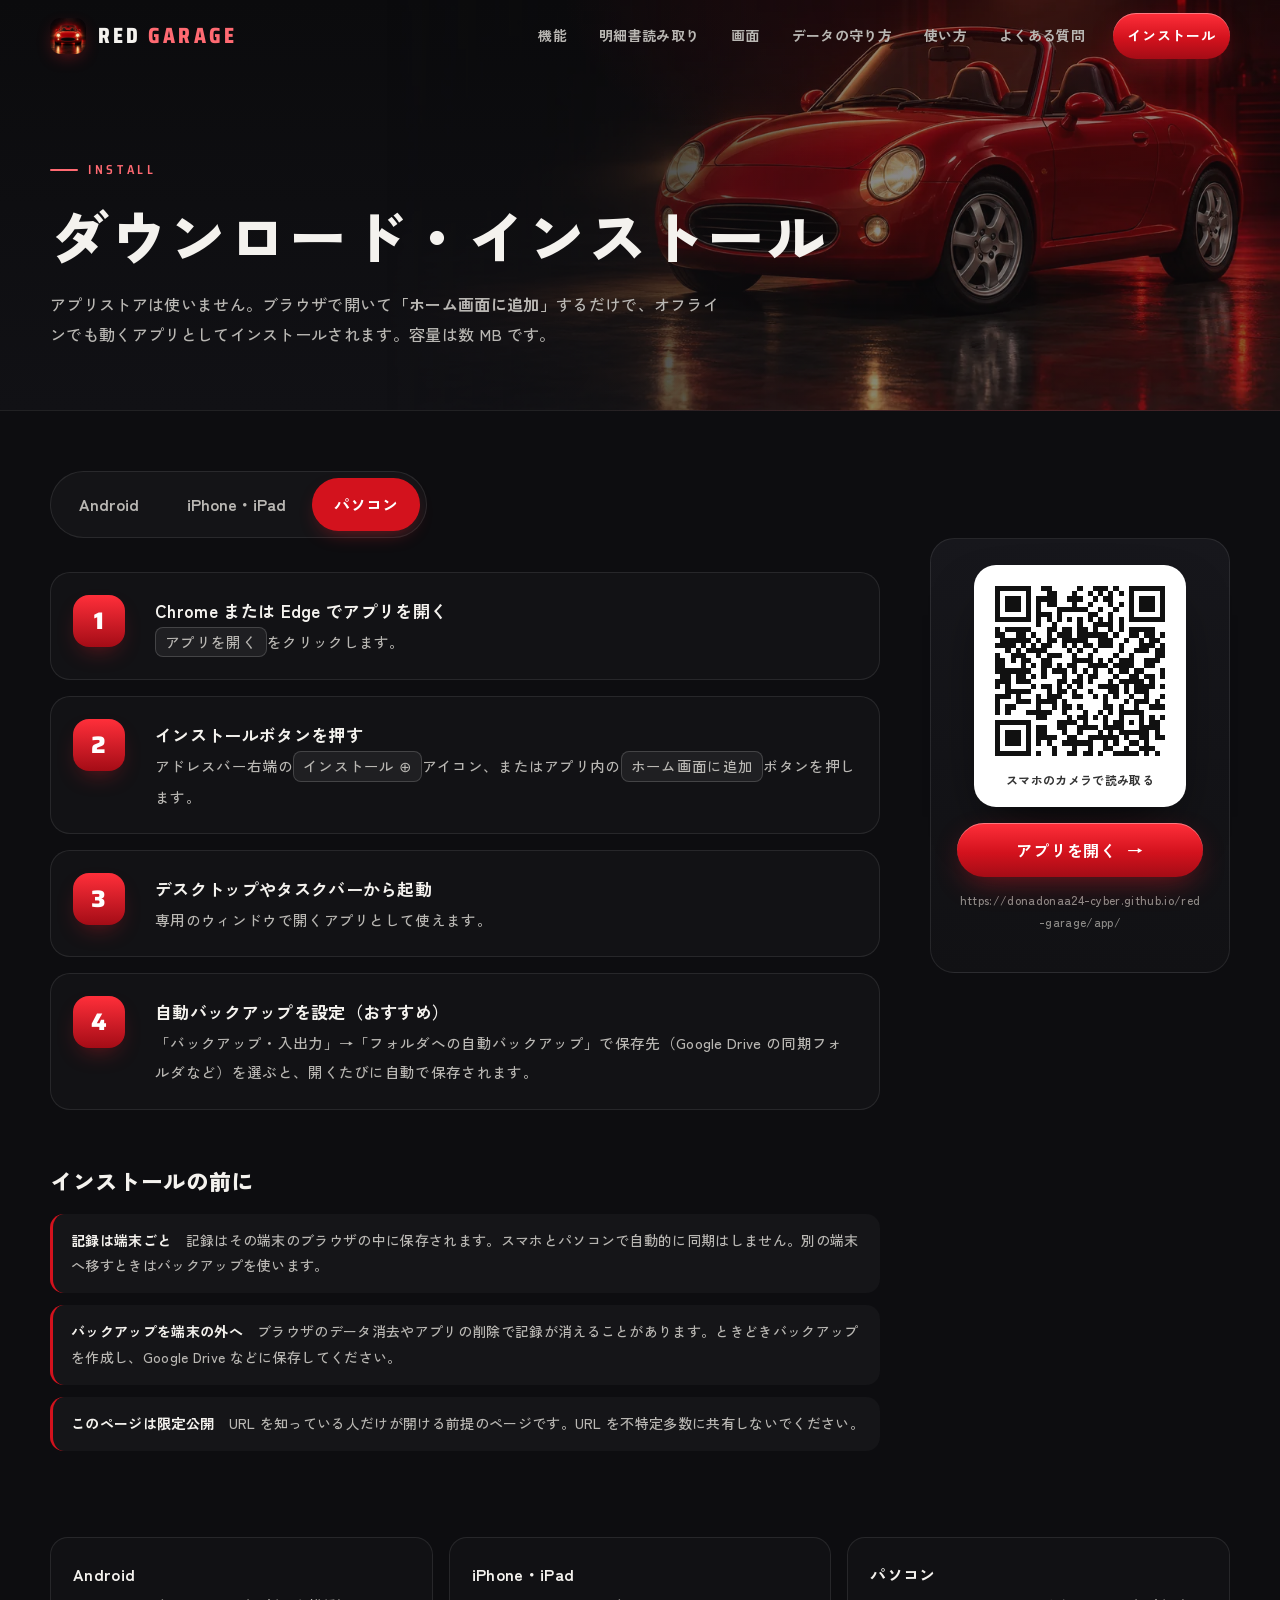
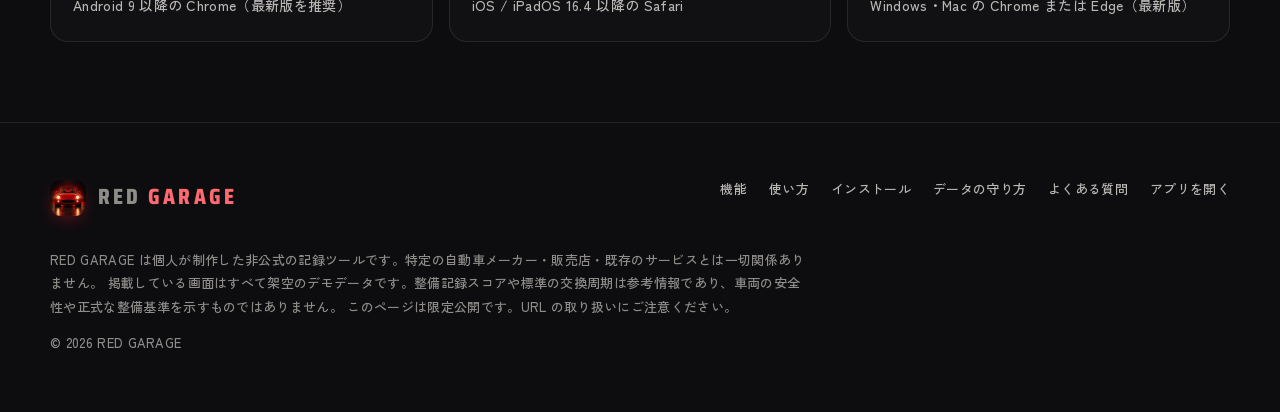
<file: install.html>
<!doctype html>
<html lang="ja" class="no-js">
  <head>
    <meta charset="UTF-8" />
<meta name="viewport" content="width=device-width, initial-scale=1, viewport-fit=cover" />
<meta name="theme-color" content="#0d0d10" />
<!-- 限定公開: 検索エンジン・AI クローラーに収集させない -->
<meta name="robots" content="noindex, nofollow, noarchive, noimageindex, nosnippet" />
<meta name="googlebot" content="noindex, nofollow" />
<meta name="referrer" content="strict-origin-when-cross-origin" />
<meta http-equiv="Content-Security-Policy" content="default-src 'self'; img-src 'self' data:; style-src 'self' 'unsafe-inline'; script-src 'self'; font-src 'self'; connect-src 'self'; object-src 'none'; base-uri 'self'; form-action 'none'" />
<meta property="og:type" content="website" />
<meta property="og:site_name" content="RED GARAGE" />
<meta property="og:image" content="https://donadonaa24-cyber.github.io/red-garage/og.png" />
<meta property="og:image:width" content="1200" />
<meta property="og:image:height" content="630" />
<meta name="twitter:card" content="summary_large_image" />
<link rel="icon" href="./favicon-64.png" type="image/png" sizes="64x64" />
<link rel="icon" href="./favicon-32.png" type="image/png" sizes="32x32" />
<link rel="apple-touch-icon" href="./apple-touch-icon.png" />

    <title>インストール — RED GARAGE</title>
    <meta name="description" content="RED GARAGE を Android・iPhone・パソコンにインストールする方法。アプリストア不要、ホーム画面に追加するだけ。" />
    <meta property="og:title" content="インストール — RED GARAGE" />
    <meta property="og:url" content="https://donadonaa24-cyber.github.io/red-garage/install.html" />
    <script type="module" crossorigin src="./assets/main-BGjhF2X6.js"></script>
    <link rel="stylesheet" crossorigin href="./assets/main-BBJwtpVK.css">
  </head>
  <body data-page="install">
    <a class="skip" href="#main">本文へ移動</a>
<header class="header" id="top">
  <div class="wrap bar">
    <a class="logo" href="./index.html" aria-label="RED GARAGE トップ">
      <img src="./icon.png" alt="" width="36" height="36" />
      <span>RED <b>GARAGE</b></span>
    </a>
    <button class="menu-btn" type="button" aria-label="メニューを開く" aria-expanded="false" aria-controls="site-nav"><span></span><span></span><span></span></button>
    <nav class="nav" id="site-nav" aria-label="サイト内メニュー">
      <a href="./index.html#features">機能</a>
      <a href="./index.html#scan">明細書読み取り</a>
      <a href="./index.html#screens">画面</a>
      <a href="./index.html#protect">データの守り方</a>
      <a href="./guide.html" data-nav="guide">使い方</a>
      <a href="./index.html#faq">よくある質問</a>
      <a class="btn btn-red btn-sm" href="./install.html" data-nav="install">インストール</a>
    </nav>
  </div>
</header>

    <main id="main">
      <section class="page-hero">
        <img class="ghost-photo" src="./hero/hero-1152.webp" alt="" width="1152" height="768" aria-hidden="true" />
        <div class="wrap">
          <span class="eyebrow">Install</span>
          <h1><span class="nb">ダウンロード・</span><span class="nb">インストール</span></h1>
          <p>アプリストアは使いません。ブラウザで開いて<b>「ホーム画面に追加」</b>するだけで、オフラインでも動くアプリとしてインストールされます。容量は数 MB です。</p>
        </div>
      </section>

      <div class="wrap" style="padding: 20px 0 40px">
        <div class="tabs" role="tablist" aria-label="端末の種類">
          <button role="tab" type="button" data-tab="android" id="tab-android" aria-controls="panel-android" aria-selected="true">Android</button>
          <button role="tab" type="button" data-tab="ios" id="tab-ios" aria-controls="panel-ios" aria-selected="false">iPhone・iPad</button>
          <button role="tab" type="button" data-tab="pc" id="tab-pc" aria-controls="panel-pc" aria-selected="false">パソコン</button>
        </div>

        <div class="install-grid">
          <div>
            <div class="tabpanel" id="panel-android" role="tabpanel" aria-labelledby="tab-android">
              <ol class="steps-big">
                <li><div><b>Chrome でアプリを開く</b><span>スマホの Chrome でこのページを開き、<span class="kbd">アプリを開く</span>をタップします。パソコンで見ている場合は、QR コードをスマホのカメラで読み取ってください。</span></div></li>
                <li><div><b>「ホーム画面に追加」をタップ</b><span>アプリの上部に出る<span class="kbd">ホーム画面に追加</span>ボタンを押します。表示されないときは、Chrome 右上の<span class="kbd">︙</span>→<span class="kbd">ホーム画面に追加</span>（または<span class="kbd">アプリをインストール</span>）を選びます。</span></div></li>
                <li><div><b>「インストール」を確認</b><span>確認画面で<span class="kbd">インストール</span>を押すと、ホーム画面に赤いクルマのアイコンが追加されます。</span></div></li>
                <li><div><b>アイコンから起動</b><span>以後はアイコンから開くだけ。電波がない場所でも記録できます。</span></div></li>
              </ol>
            </div>

            <div class="tabpanel" id="panel-ios" role="tabpanel" aria-labelledby="tab-ios" hidden>
              <ol class="steps-big">
                <li><div><b>Safari でアプリを開く</b><span>iPhone の Safari でこのページを開き、<span class="kbd">アプリを開く</span>をタップします。パソコンで見ている場合は、QR コードを iPhone のカメラで読み取ってください。（Safari 以外のブラウザでは追加できない場合があります）</span></div></li>
                <li><div><b>共有ボタンをタップ</b><span>画面下（iPad は右上）の<span class="kbd">共有 □↑</span>ボタンを押します。</span></div></li>
                <li><div><b>「ホーム画面に追加」を選ぶ</b><span>メニューを下にスクロールして<span class="kbd">ホーム画面に追加</span>→ 右上の<span class="kbd">追加</span>。</span></div></li>
                <li><div><b>アイコンから起動</b><span>ホーム画面のアイコンから開いてください。ブラウザから開いた場合とは記録の保存場所が分かれることがあるため、以後は<strong>必ずアイコンから</strong>使うのがおすすめです。</span></div></li>
              </ol>
            </div>

            <div class="tabpanel" id="panel-pc" role="tabpanel" aria-labelledby="tab-pc" hidden>
              <ol class="steps-big">
                <li><div><b>Chrome または Edge でアプリを開く</b><span><span class="kbd">アプリを開く</span>をクリックします。</span></div></li>
                <li><div><b>インストールボタンを押す</b><span>アドレスバー右端の<span class="kbd">インストール ⊕</span>アイコン、またはアプリ内の<span class="kbd">ホーム画面に追加</span>ボタンを押します。</span></div></li>
                <li><div><b>デスクトップやタスクバーから起動</b><span>専用のウィンドウで開くアプリとして使えます。</span></div></li>
                <li><div><b>自動バックアップを設定（おすすめ）</b><span>「バックアップ・入出力」→「フォルダへの自動バックアップ」で保存先（Google Drive の同期フォルダなど）を選ぶと、開くたびに自動で保存されます。</span></div></li>
              </ol>
            </div>

            <h2 style="font-size: 22px; margin-top: 56px">インストールの前に</h2>
            <ol class="how" style="list-style: none; padding: 0; margin-top: 18px; display: grid; gap: 12px; counter-reset: h">
              <li class="tip" style="margin: 0"><b>記録は端末ごと</b>　記録はその端末のブラウザの中に保存されます。スマホとパソコンで自動的に同期はしません。別の端末へ移すときはバックアップを使います。</li>
              <li class="tip" style="margin: 0"><b>バックアップを端末の外へ</b>　ブラウザのデータ消去やアプリの削除で記録が消えることがあります。ときどきバックアップを作成し、Google Drive などに保存してください。</li>
              <li class="tip" style="margin: 0"><b>このページは限定公開</b>　URL を知っている人だけが開ける前提のページです。URL を不特定多数に共有しないでください。</li>
            </ol>
          </div>

          <aside class="side-card">
            <div class="qr"><img src="./qr-app.svg" alt="アプリの URL の QR コード" width="180" height="180" /><p>スマホのカメラで読み取る</p></div>
            <a class="btn btn-red" href="./app/">アプリを開く <span class="arrow" aria-hidden="true">→</span></a>
            <p class="url">https://donadonaa24-cyber.github.io/red-garage/app/</p>
          </aside>
        </div>

        <div class="req">
          <div><b>Android</b><span>Android 9 以降の Chrome（最新版を推奨）</span></div>
          <div><b>iPhone・iPad</b><span>iOS / iPadOS 16.4 以降の Safari</span></div>
          <div><b>パソコン</b><span>Windows・Mac の Chrome または Edge（最新版）</span></div>
        </div>
      </div>
    </main>
    <footer>
  <div class="wrap">
    <div class="cols">
      <a class="logo" href="./index.html"><img src="./icon.png" alt="" width="36" height="36" /><span>RED <b>GARAGE</b></span></a>
      <nav aria-label="フッターメニュー">
        <a href="./index.html#features">機能</a>
        <a href="./guide.html">使い方</a>
        <a href="./install.html">インストール</a>
        <a href="./index.html#protect">データの守り方</a>
        <a href="./index.html#faq">よくある質問</a>
        <a href="./app/">アプリを開く</a>
      </nav>
    </div>
    <p class="disclaimer">
      RED GARAGE は個人が制作した非公式の記録ツールです。特定の自動車メーカー・販売店・既存のサービスとは一切関係ありません。
      掲載している画面はすべて架空のデモデータです。整備記録スコアや標準の交換周期は参考情報であり、車両の安全性や正式な整備基準を示すものではありません。
      このページは限定公開です。URL の取り扱いにご注意ください。
    </p>
    <p class="muted">&copy; <span data-year>2026</span> RED GARAGE</p>
  </div>
</footer>

  </body>
</html>
</file>
